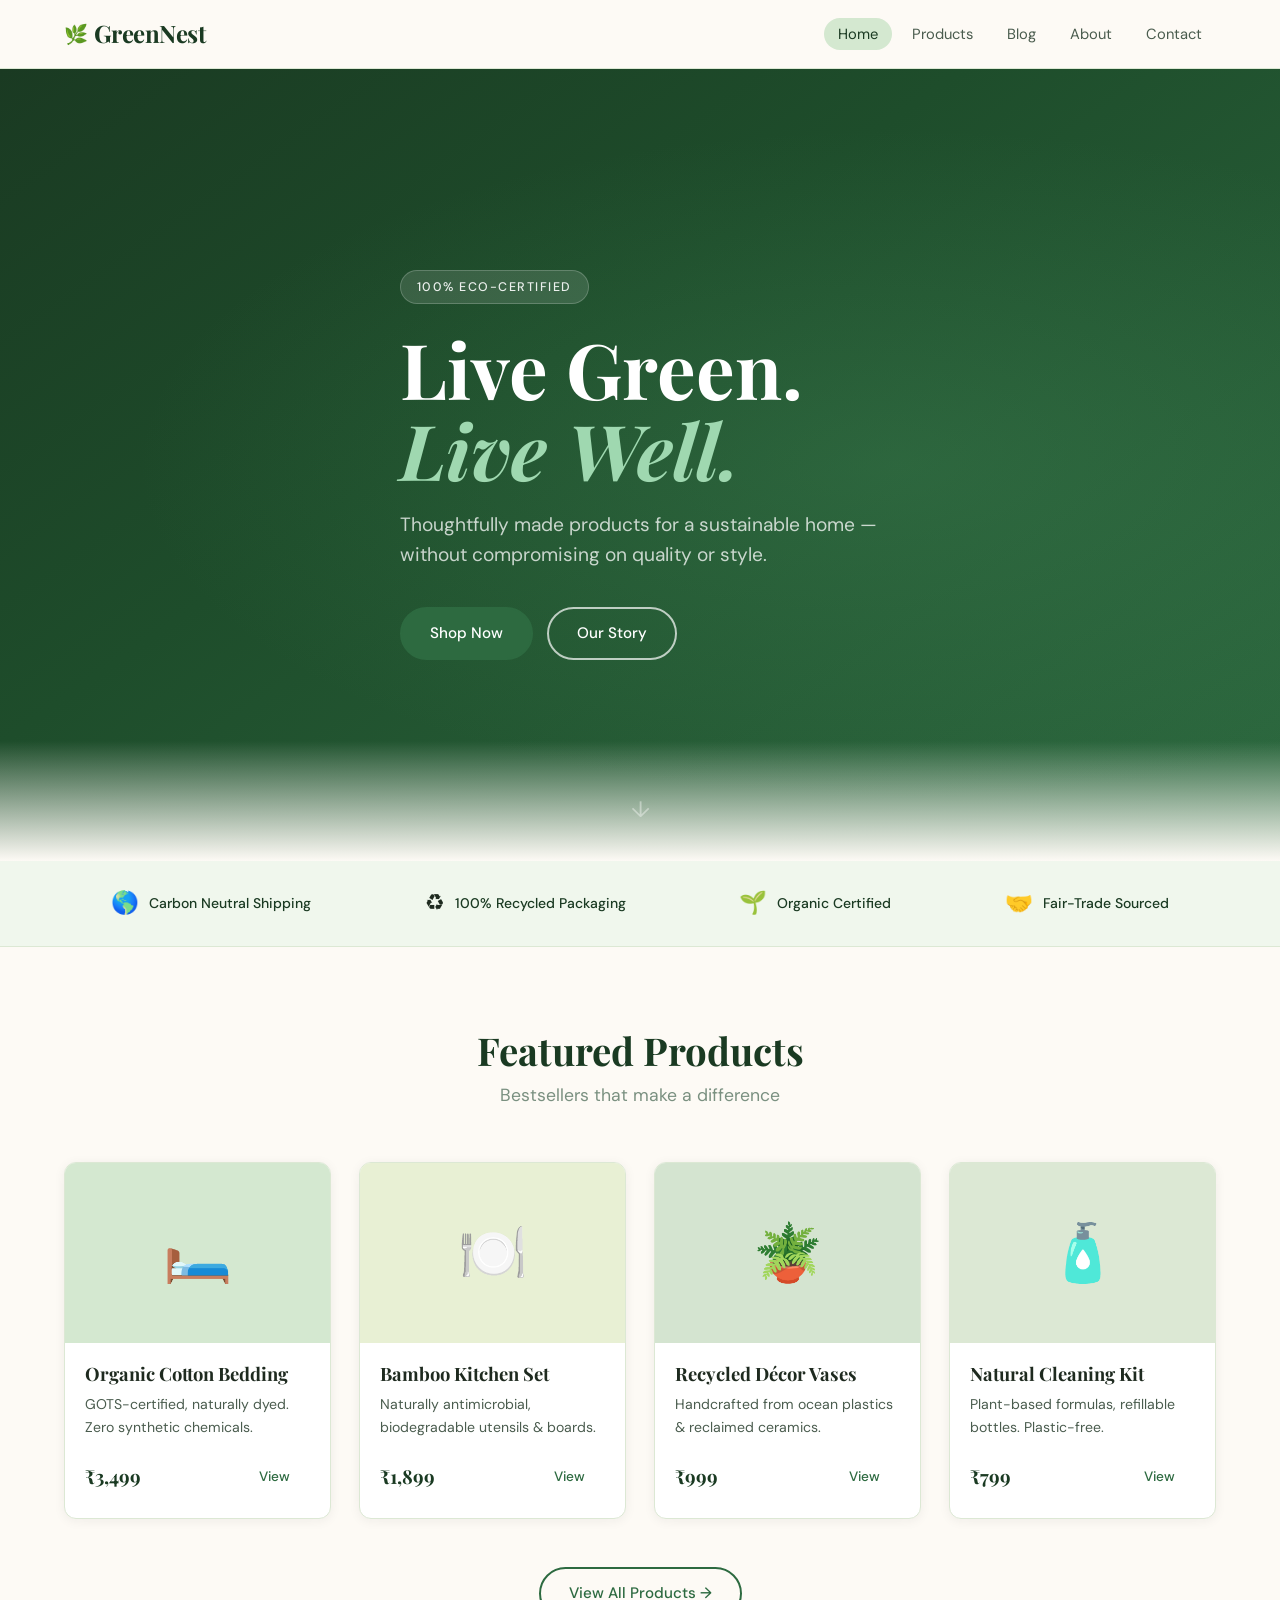
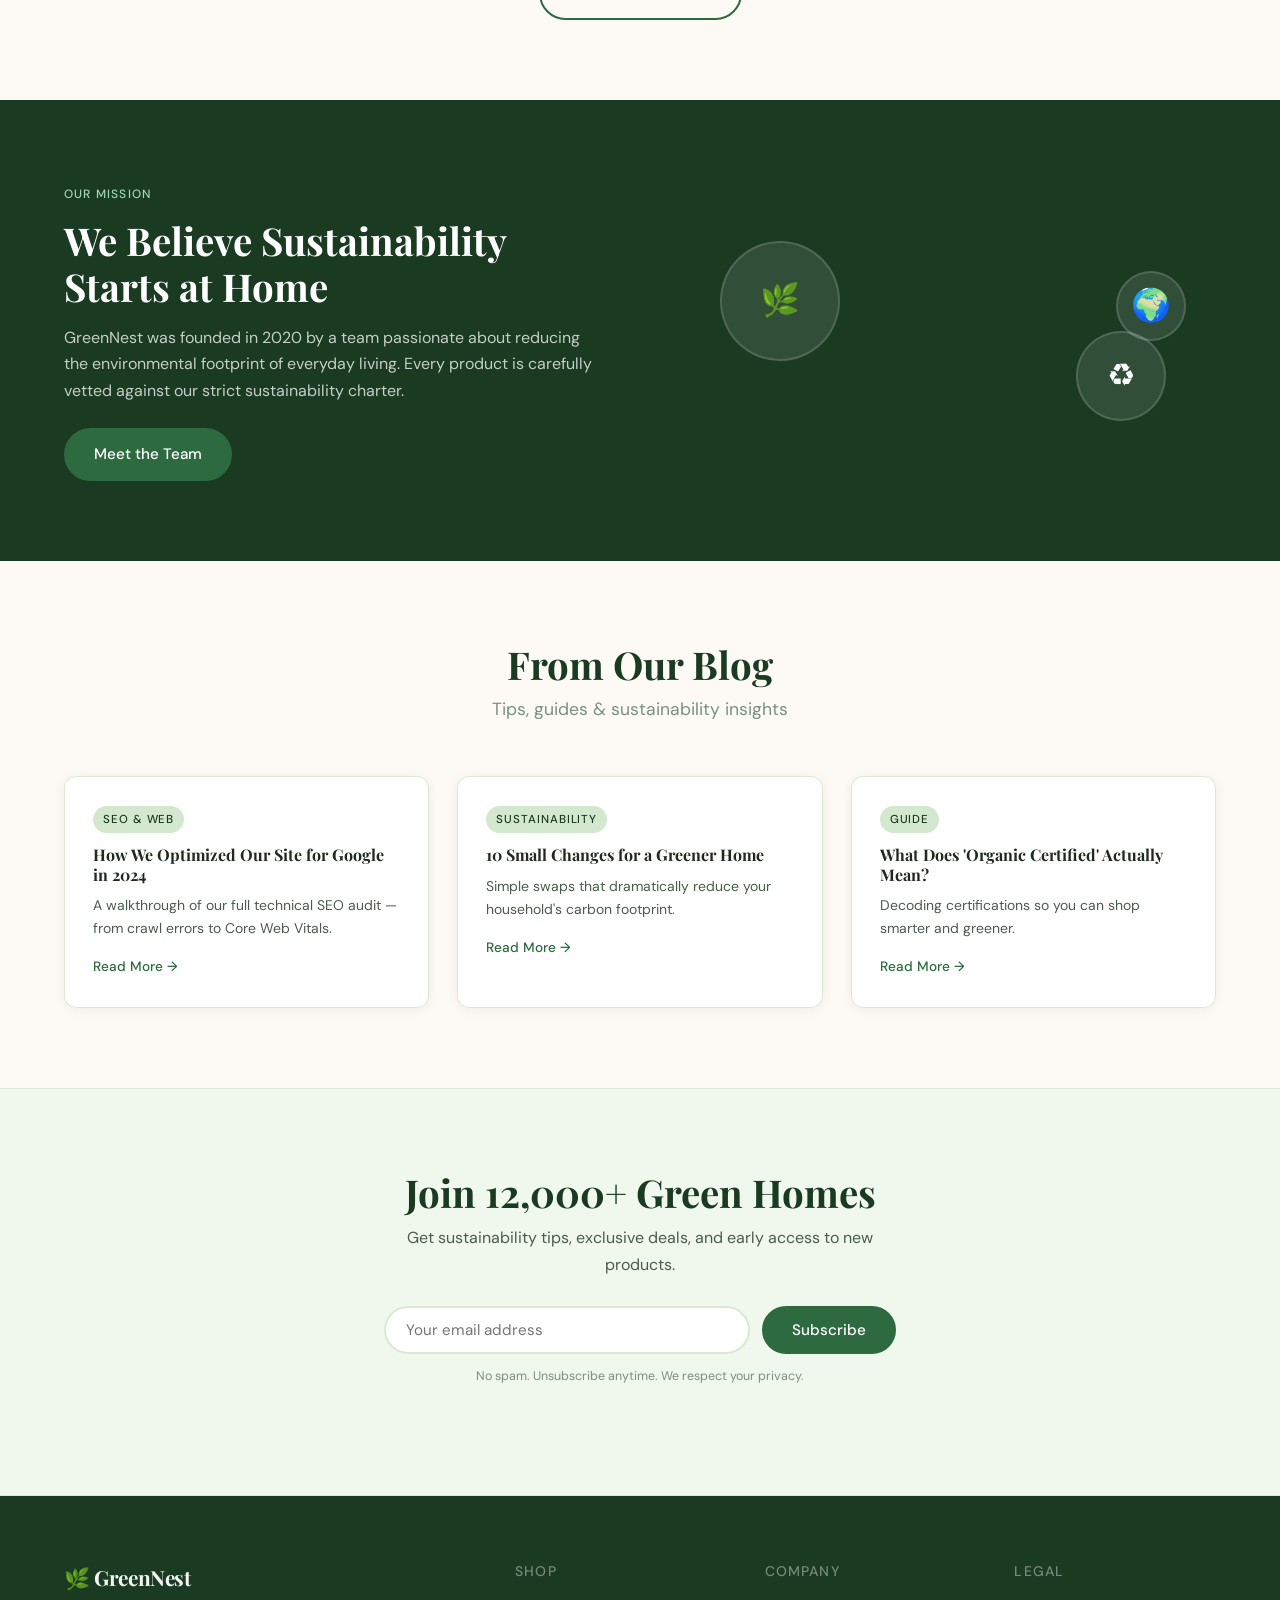
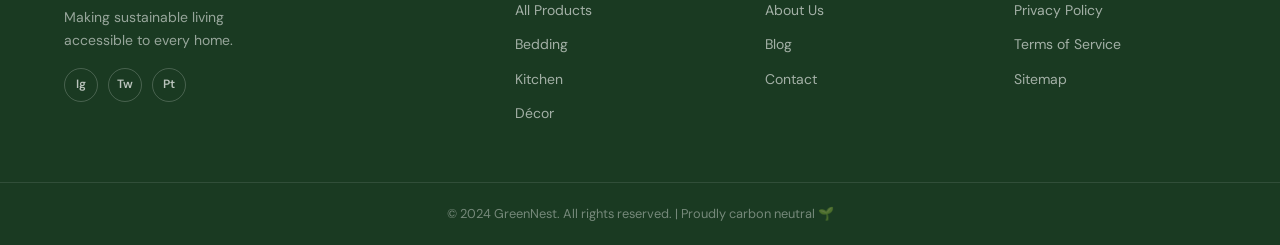
<file: index.html>
<!DOCTYPE html>
<html lang="en">
<head>
  <meta charset="UTF-8" />
  <meta name="viewport" content="width=device-width, initial-scale=1.0" />
  <!-- SEO META TAGS - PART A & C PLACEHOLDER -->
  <title>GreenNest | Sustainable Home & Living Products</title>
  <meta name="description" content="GreenNest offers eco-friendly, sustainable home products. Shop organic bedding, bamboo kitchenware, and recycled décor — living green made simple." />
  <meta name="keywords" content="sustainable home products, eco-friendly living, organic bedding, bamboo kitchenware, green home decor" />
  <meta name="robots" content="index, follow" />
  <link rel="canonical" href="https://rad-nougat-b30b2d.netlify.app/" />

  <!-- Open Graph -->
  <meta property="og:title" content="GreenNest | Sustainable Home & Living" />
  <meta property="og:description" content="Eco-friendly products for a greener home. Shop sustainable bedding, kitchenware, and décor." />
  <meta property="og:type" content="website" />
  <meta property="og:url" content="https://rad-nougat-b30b2d.netlify.app/" />
  <meta property="og:image" content="https://rad-nougat-b30b2d.netlify.app/assets/og-home.jpg" />

  <!-- Schema.org Structured Data -->
  <script type="application/ld+json">
  {
    "@context": "https://schema.org",
    "@type": "Organization",
    "name": "GreenNest",
    "url": "https://rad-nougat-b30b2d.netlify.app",
    "logo": "https://rad-nougat-b30b2d.netlify.app/assets/logo.png",
    "description": "Sustainable and eco-friendly home & living products.",
    "sameAs": ["https://twitter.com/greennest","https://instagram.com/greennest"]
  }
  </script>

  <!-- Google Fonts -->
  <link rel="preconnect" href="https://fonts.googleapis.com">
  <link href="https://fonts.googleapis.com/css2?family=Playfair+Display:wght@500;700&family=DM+Sans:wght@300;400;500&display=swap" rel="stylesheet">

  <link rel="stylesheet" href="style.css" />
  <!-- Google tag (gtag.js) -->
  <script async src="https://www.googletagmanager.com/gtag/js?id=G-ZN4SFN5Y8V"></script>
  <script>
    window.dataLayer = window.dataLayer || [];
    function gtag(){dataLayer.push(arguments);}
    gtag('js', new Date());

    gtag('config', 'G-ZN4SFN5Y8V');
  </script>

    <!-- Microsoft Clarity -->
    <script type="text/javascript">
        (function(c,l,a,r,i,t,y){
            c[a]=c[a]||function(){(c[a].q=c[a].q||[]).push(arguments)};
            t=l.createElement(r);t.async=1;t.src="https://www.clarity.ms/tag/"+i;
            y=l.getElementsByTagName(r)[0];y.parentNode.insertBefore(t,y);
        })(window, document, "clarity", "script", "wehl6d0r37");
    </script>
    <!-- Umami Analytics -->
    <script defer src="https://cloud.umami.is/script.js" data-website-id="e676b65c-5624-4ab4-9185-b92e0712a9df"></script>
</head>
<body>

  <!-- ===================== HEADER / NAV ===================== -->
  <header class="site-header" id="site-header">
    <div class="container header-inner">
      <a href="index.html" class="logo" aria-label="GreenNest Home">
        <span class="logo-leaf">🌿</span> GreenNest
      </a>
      <nav class="main-nav" aria-label="Main navigation">
        <ul>
          <li><a href="index.html" class="active">Home</a></li>
          <li><a href="products.html">Products</a></li>
          <li><a href="blog.html">Blog</a></li>
          <li><a href="about.html">About</a></li>
          <li><a href="contact.html">Contact</a></li>
        </ul>
      </nav>
      <button class="nav-toggle" aria-label="Toggle menu" aria-expanded="false">
        <span></span><span></span><span></span>
      </button>
    </div>
  </header>

  <!-- ===================== HERO ===================== -->
  <section class="hero" aria-label="Hero section">
    <div class="hero-bg"></div>
    <div class="container hero-content">
      <span class="hero-eyebrow">100% Eco-Certified</span>
      <h1>Live Green.<br/><em>Live Well.</em></h1>
      <p class="hero-sub">Thoughtfully made products for a sustainable home — without compromising on quality or style.</p>
      <div class="hero-cta">
        <a href="products.html" class="btn btn-primary">Shop Now</a>
        <a href="about.html" class="btn btn-ghost">Our Story</a>
      </div>
    </div>
    <div class="hero-scroll-hint" aria-hidden="true">↓</div>
  </section>

  <!-- ===================== TRUST BAR ===================== -->
  <section class="trust-bar" aria-label="Trust indicators">
    <div class="container trust-inner">
      <div class="trust-item"><span>🌎</span><p>Carbon Neutral Shipping</p></div>
      <div class="trust-item"><span>♻️</span><p>100% Recycled Packaging</p></div>
      <div class="trust-item"><span>🌱</span><p>Organic Certified</p></div>
      <div class="trust-item"><span>🤝</span><p>Fair-Trade Sourced</p></div>
    </div>
  </section>

  <!-- ===================== FEATURED PRODUCTS ===================== -->
  <section class="section products-preview" aria-labelledby="featured-heading">
    <div class="container">
      <div class="section-header">
        <h2 id="featured-heading">Featured Products</h2>
        <p>Bestsellers that make a difference</p>
      </div>
      <div class="products-grid">
        <article class="product-card">
          <div class="product-img" style="background:#d4e8d0;">
            <span>🛏️</span>
          </div>
          <div class="product-info">
            <h3>Organic Cotton Bedding</h3>
            <p>GOTS-certified, naturally dyed. Zero synthetic chemicals.</p>
            <div class="product-footer">
              <span class="price">₹3,499</span>
              <a href="products.html" class="btn btn-sm">View</a>
            </div>
          </div>
        </article>
        <article class="product-card">
          <div class="product-img" style="background:#e8f0d4;">
            <span>🍽️</span>
          </div>
          <div class="product-info">
            <h3>Bamboo Kitchen Set</h3>
            <p>Naturally antimicrobial, biodegradable utensils & boards.</p>
            <div class="product-footer">
              <span class="price">₹1,899</span>
              <a href="products.html" class="btn btn-sm">View</a>
            </div>
          </div>
        </article>
        <article class="product-card">
          <div class="product-img" style="background:#d4e4d0;">
            <span>🪴</span>
          </div>
          <div class="product-info">
            <h3>Recycled Décor Vases</h3>
            <p>Handcrafted from ocean plastics & reclaimed ceramics.</p>
            <div class="product-footer">
              <span class="price">₹999</span>
              <a href="products.html" class="btn btn-sm">View</a>
            </div>
          </div>
        </article>
        <article class="product-card">
          <div class="product-img" style="background:#dce8d4;">
            <span>🧴</span>
          </div>
          <div class="product-info">
            <h3>Natural Cleaning Kit</h3>
            <p>Plant-based formulas, refillable bottles. Plastic-free.</p>
            <div class="product-footer">
              <span class="price">₹799</span>
              <a href="products.html" class="btn btn-sm">View</a>
            </div>
          </div>
        </article>
      </div>
      <div class="center-link">
        <a href="products.html" class="btn btn-outline">View All Products →</a>
      </div>
    </div>
  </section>

  <!-- ===================== ABOUT STRIP ===================== -->
  <section class="about-strip section" aria-labelledby="about-strip-heading">
    <div class="container about-strip-inner">
      <div class="about-strip-text">
        <span class="eyebrow-tag">Our Mission</span>
        <h2 id="about-strip-heading">We Believe Sustainability Starts at Home</h2>
        <p>GreenNest was founded in 2020 by a team passionate about reducing the environmental footprint of everyday living. Every product is carefully vetted against our strict sustainability charter.</p>
        <a href="about.html" class="btn btn-primary">Meet the Team</a>
      </div>
      <div class="about-strip-visual" aria-hidden="true">
        <div class="about-circle circle-1">🌿</div>
        <div class="about-circle circle-2">♻️</div>
        <div class="about-circle circle-3">🌍</div>
      </div>
    </div>
  </section>

  <!-- ===================== BLOG PREVIEW ===================== -->
  <section class="section blog-preview" aria-labelledby="blog-heading">
    <div class="container">
      <div class="section-header">
        <h2 id="blog-heading">From Our Blog</h2>
        <p>Tips, guides & sustainability insights</p>
      </div>
      <div class="blog-grid">
        <article class="blog-card">
          <div class="blog-tag">SEO & Web</div>
          <h3><a href="blog.html">How We Optimized Our Site for Google in 2024</a></h3>
          <p>A walkthrough of our full technical SEO audit — from crawl errors to Core Web Vitals.</p>
          <a href="blog.html" class="read-more">Read More →</a>
        </article>
        <article class="blog-card">
          <div class="blog-tag">Sustainability</div>
          <h3><a href="blog.html">10 Small Changes for a Greener Home</a></h3>
          <p>Simple swaps that dramatically reduce your household's carbon footprint.</p>
          <a href="blog.html" class="read-more">Read More →</a>
        </article>
        <article class="blog-card">
          <div class="blog-tag">Guide</div>
          <h3><a href="organic-certified.html">What Does 'Organic Certified' Actually Mean?</a></h3>
          <p>Decoding certifications so you can shop smarter and greener.</p>
          <a href="organic-certified.html" class="read-more">Read More →</a>
        </article>
      </div>
    </div>
  </section>

  <!-- ===================== NEWSLETTER / CTA ===================== -->
  <section class="newsletter-section section" aria-labelledby="newsletter-heading">
    <div class="container newsletter-inner">
      <h2 id="newsletter-heading">Join 12,000+ Green Homes</h2>
      <p>Get sustainability tips, exclusive deals, and early access to new products.</p>
      <form class="newsletter-form" action="#" method="post" aria-label="Newsletter signup">
        <label for="email-input" class="sr-only">Email address</label>
        <input type="email" id="email-input" name="email" placeholder="Your email address" required autocomplete="email" />
        <button type="submit" class="btn btn-primary">Subscribe</button>
      </form>
      <p class="form-note">No spam. Unsubscribe anytime. We respect your privacy.</p>
    </div>
  </section>

  <!-- ===================== FOOTER ===================== -->
  <footer class="site-footer" role="contentinfo">
    <div class="container footer-grid">
      <div class="footer-brand">
        <span class="logo">🌿 GreenNest</span>
        <p>Making sustainable living accessible to every home.</p>
        <div class="social-links" aria-label="Social media links">
          <a href="#" aria-label="Instagram">Ig</a>
          <a href="#" aria-label="Twitter">Tw</a>
          <a href="#" aria-label="Pinterest">Pt</a>
        </div>
      </div>
      <nav aria-label="Shop navigation">
        <h4>Shop</h4>
        <ul>
          <li><a href="products.html">All Products</a></li>
          <li><a href="products.html#bedding">Bedding</a></li>
          <li><a href="products.html#kitchen">Kitchen</a></li>
          <li><a href="products.html#decor">Décor</a></li>
        </ul>
      </nav>
      <nav aria-label="Company navigation">
        <h4>Company</h4>
        <ul>
          <li><a href="about.html">About Us</a></li>
          <li><a href="blog.html">Blog</a></li>
          <li><a href="contact.html">Contact</a></li>
        </ul>
      </nav>
      <nav aria-label="Legal navigation">
        <h4>Legal</h4>
        <ul>
          <li><a href="#">Privacy Policy</a></li>
          <li><a href="#">Terms of Service</a></li>
          <li><a href="sitemap.xml">Sitemap</a></li>
        </ul>
      </nav>
    </div>
    <div class="footer-bottom">
      <p>© 2024 GreenNest. All rights reserved. | Proudly carbon neutral 🌱</p>
    </div>
  </footer>

  <script src="main.js"></script>
</body>
</html>
</file>
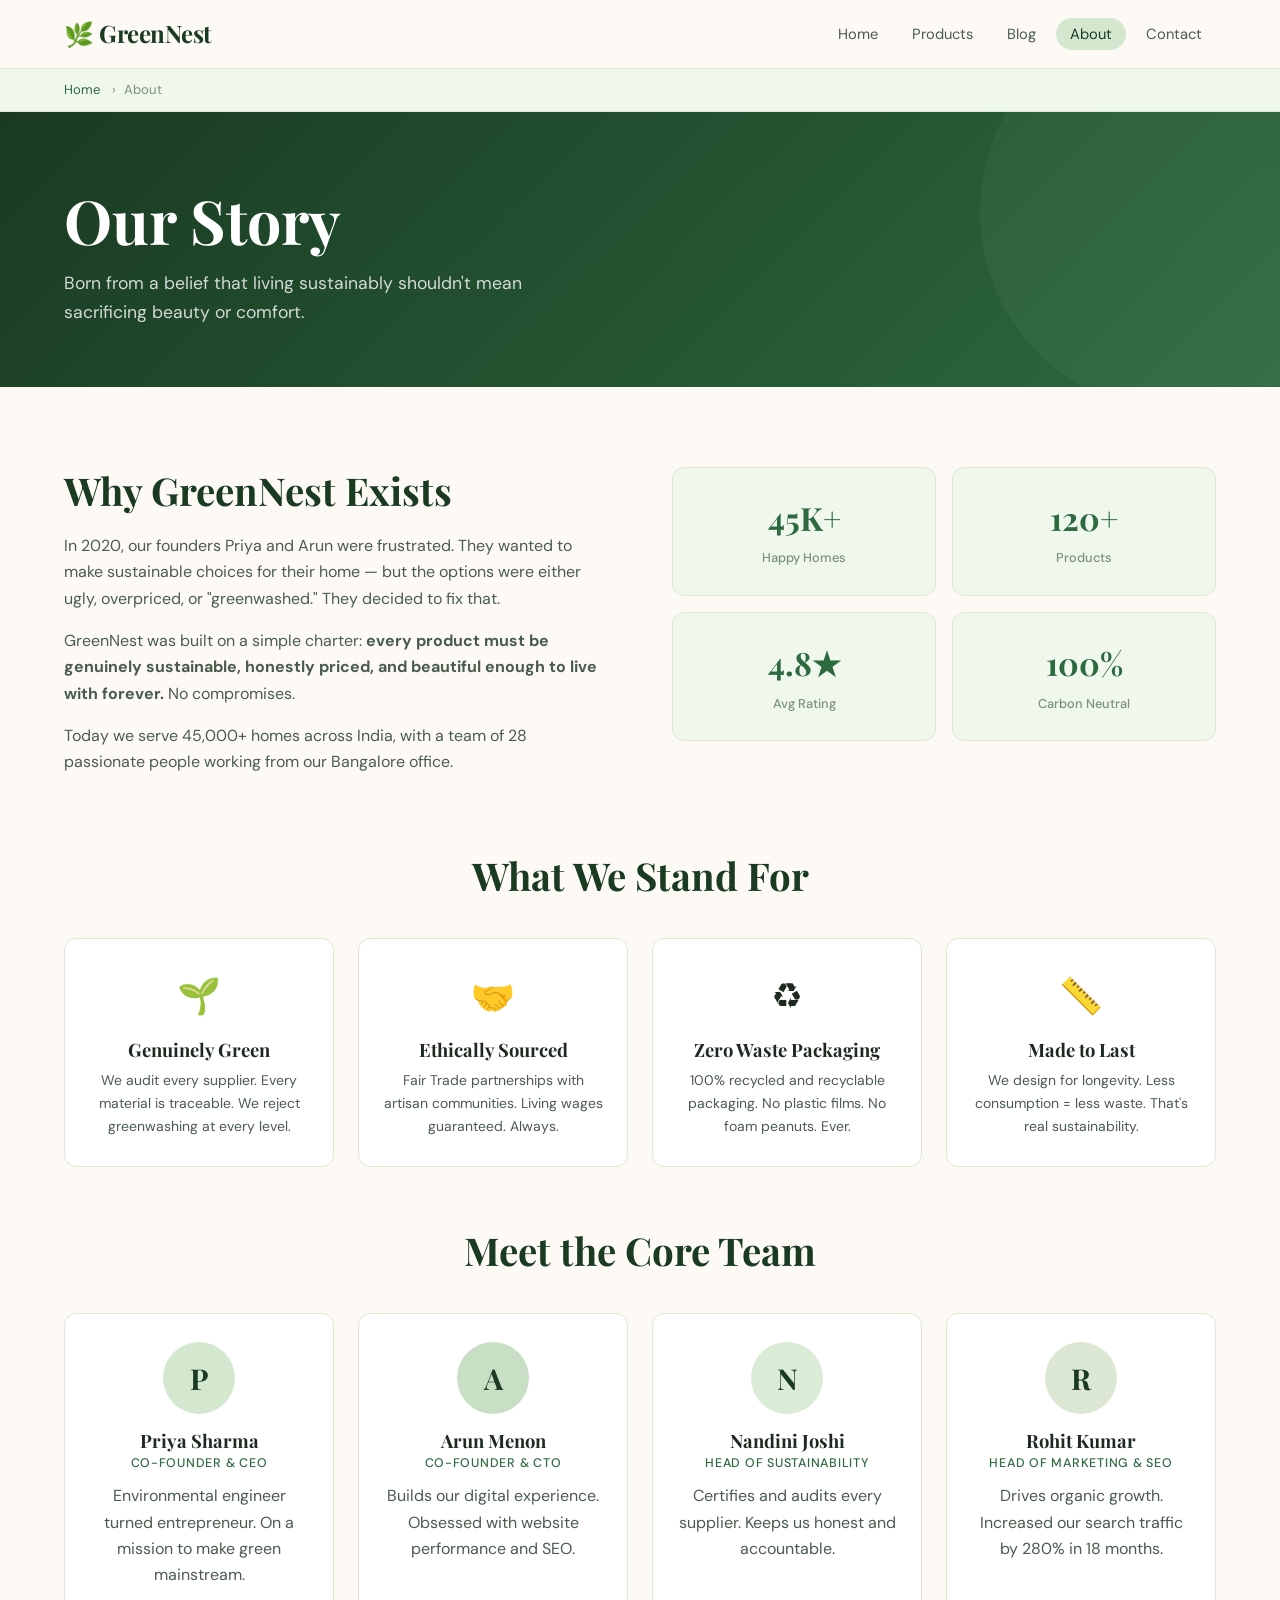
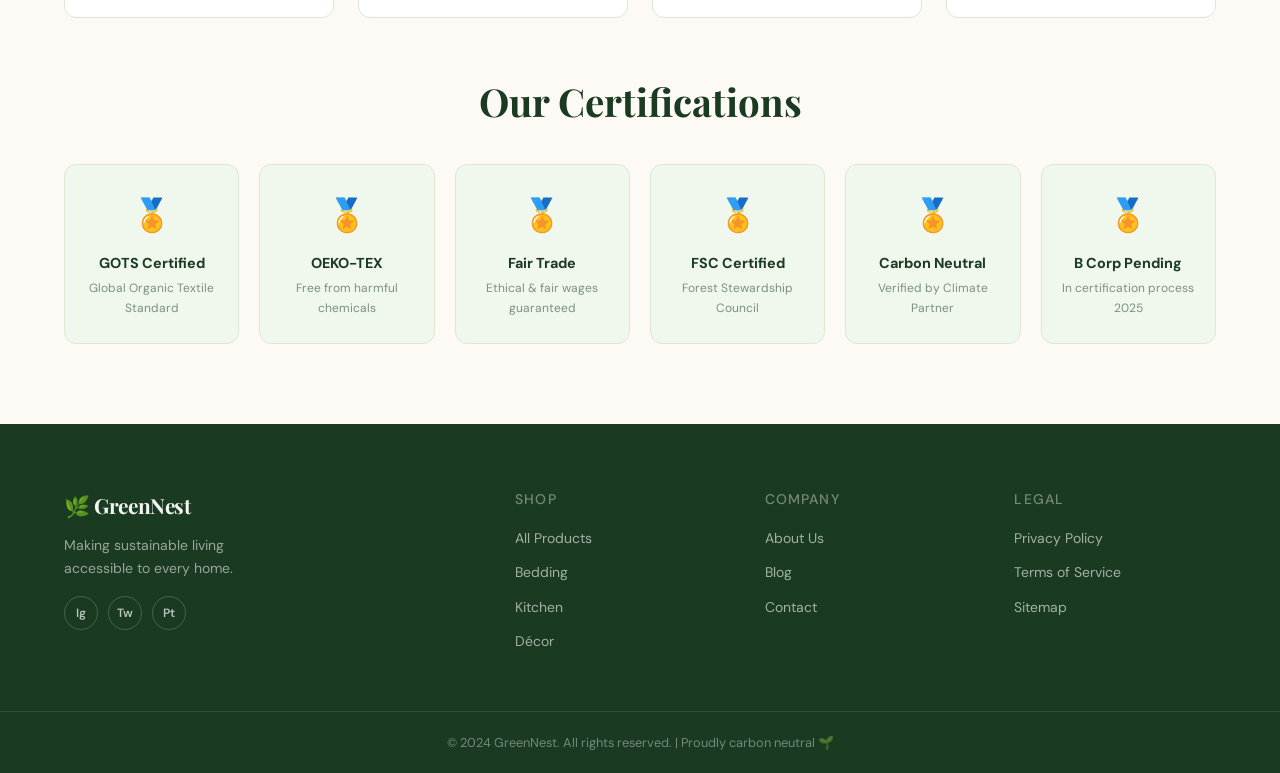
<file: about.html>
<!DOCTYPE html>
<html lang="en">
<head>
  <meta charset="UTF-8" />
  <meta name="viewport" content="width=device-width, initial-scale=1.0" />
  <title>About GreenNest | Our Story & Mission</title>
  <meta name="description" content="Learn about GreenNest — our founding story, sustainability mission, certifications, and the passionate team behind eco-friendly home products." />
  <meta name="keywords" content="about GreenNest, sustainable brand, eco-friendly company, green mission, organic home brand India" />
  <meta name="robots" content="index, follow" />
  <link rel="canonical" href="https://rad-nougat-b30b2d.netlify.app/about.html" />
  <!-- Open Graph -->
  <meta property="og:title" content="About GreenNest | Our Story & Mission" />
  <meta property="og:description" content="Learn about GreenNest — our founding story, sustainability mission, certifications, and the passionate team behind eco-friendly home products." />
  <meta property="og:type" content="website" />
  <meta property="og:url" content="https://rad-nougat-b30b2d.netlify.app/about.html" />
  <meta property="og:image" content="https://rad-nougat-b30b2d.netlify.app/assets/og-about.jpg" />
  <script type="application/ld+json">
  {
    "@context": "https://schema.org",
    "@type": "AboutPage",
    "name": "About GreenNest",
    "url": "https://rad-nougat-b30b2d.netlify.app/about.html",
    "description": "Our story, mission and sustainability charter."
  }
  </script>
  <link rel="preconnect" href="https://fonts.googleapis.com">
  <link href="https://fonts.googleapis.com/css2?family=Playfair+Display:wght@500;700&family=DM+Sans:wght@300;400;500&display=swap" rel="stylesheet">
  <link rel="stylesheet" href="style.css" />
  <!-- Google tag (gtag.js) -->
  <script async src="https://www.googletagmanager.com/gtag/js?id=G-ZN4SFN5Y8V"></script>
  <script>
    window.dataLayer = window.dataLayer || [];
    function gtag(){dataLayer.push(arguments);}
    gtag('js', new Date());

    gtag('config', 'G-ZN4SFN5Y8V');
  </script>

    <!-- Microsoft Clarity -->
    <script type="text/javascript">
        (function(c,l,a,r,i,t,y){
            c[a]=c[a]||function(){(c[a].q=c[a].q||[]).push(arguments)};
            t=l.createElement(r);t.async=1;t.src="https://www.clarity.ms/tag/"+i;
            y=l.getElementsByTagName(r)[0];y.parentNode.insertBefore(t,y);
        })(window, document, "clarity", "script", "wehl6d0r37");
    </script>
    <!-- Umami Analytics -->
    <script defer src="https://cloud.umami.is/script.js" data-website-id="e676b65c-5624-4ab4-9185-b92e0712a9df"></script>
</head>
<body>

  <header class="site-header" id="site-header">
    <div class="container header-inner">
      <a href="index.html" class="logo">🌿 GreenNest</a>
      <nav class="main-nav" aria-label="Main navigation">
        <ul>
          <li><a href="index.html">Home</a></li>
          <li><a href="products.html">Products</a></li>
          <li><a href="blog.html">Blog</a></li>
          <li><a href="about.html" class="active">About</a></li>
          <li><a href="contact.html">Contact</a></li>
        </ul>
      </nav>
      <button class="nav-toggle" aria-label="Toggle menu" aria-expanded="false">
        <span></span><span></span><span></span>
      </button>
    </div>
  </header>

  <nav class="breadcrumb" aria-label="Breadcrumb">
    <div class="container">
      <ol itemscope itemtype="https://schema.org/BreadcrumbList">
        <li itemprop="itemListElement" itemscope itemtype="https://schema.org/ListItem">
          <a href="index.html" itemprop="item"><span itemprop="name">Home</span></a>
          <meta itemprop="position" content="1" />
        </li>
        <li itemprop="itemListElement" itemscope itemtype="https://schema.org/ListItem">
          <span itemprop="name">About</span>
          <meta itemprop="position" content="2" />
        </li>
      </ol>
    </div>
  </nav>

  <section class="page-hero about-hero">
    <div class="container">
      <h1>Our Story</h1>
      <p>Born from a belief that living sustainably shouldn't mean sacrificing beauty or comfort.</p>
    </div>
  </section>

  <main class="section" id="main-content">
    <div class="container">

      <!-- Mission Section -->
      <section class="about-mission" aria-labelledby="mission-heading">
        <div class="about-2col">
          <div>
            <h2 id="mission-heading">Why GreenNest Exists</h2>
            <p>In 2020, our founders Priya and Arun were frustrated. They wanted to make sustainable choices for their home — but the options were either ugly, overpriced, or "greenwashed." They decided to fix that.</p>
            <p>GreenNest was built on a simple charter: <strong>every product must be genuinely sustainable, honestly priced, and beautiful enough to live with forever.</strong> No compromises.</p>
            <p>Today we serve 45,000+ homes across India, with a team of 28 passionate people working from our Bangalore office.</p>
          </div>
          <div class="about-stats">
            <div class="stat-card"><span class="stat-num">45K+</span><span class="stat-label">Happy Homes</span></div>
            <div class="stat-card"><span class="stat-num">120+</span><span class="stat-label">Products</span></div>
            <div class="stat-card"><span class="stat-num">4.8★</span><span class="stat-label">Avg Rating</span></div>
            <div class="stat-card"><span class="stat-num">100%</span><span class="stat-label">Carbon Neutral</span></div>
          </div>
        </div>
      </section>

      <!-- Values -->
      <section class="about-values section-inner" aria-labelledby="values-heading">
        <h2 id="values-heading" class="center-text">What We Stand For</h2>
        <div class="values-grid">
          <div class="value-card">
            <div class="value-icon">🌱</div>
            <h3>Genuinely Green</h3>
            <p>We audit every supplier. Every material is traceable. We reject greenwashing at every level.</p>
          </div>
          <div class="value-card">
            <div class="value-icon">🤝</div>
            <h3>Ethically Sourced</h3>
            <p>Fair Trade partnerships with artisan communities. Living wages guaranteed. Always.</p>
          </div>
          <div class="value-card">
            <div class="value-icon">♻️</div>
            <h3>Zero Waste Packaging</h3>
            <p>100% recycled and recyclable packaging. No plastic films. No foam peanuts. Ever.</p>
          </div>
          <div class="value-card">
            <div class="value-icon">📏</div>
            <h3>Made to Last</h3>
            <p>We design for longevity. Less consumption = less waste. That's real sustainability.</p>
          </div>
        </div>
      </section>

      <!-- Team -->
      <section class="about-team section-inner" aria-labelledby="team-heading">
        <h2 id="team-heading" class="center-text">Meet the Core Team</h2>
        <div class="team-grid">
          <div class="team-card" itemscope itemtype="https://schema.org/Person">
            <div class="team-avatar" style="background:#d4e8d0;">P</div>
            <h3 itemprop="name">Priya Sharma</h3>
            <p class="team-role" itemprop="jobTitle">Co-founder & CEO</p>
            <p>Environmental engineer turned entrepreneur. On a mission to make green mainstream.</p>
          </div>
          <div class="team-card" itemscope itemtype="https://schema.org/Person">
            <div class="team-avatar" style="background:#c9dfc5;">A</div>
            <h3 itemprop="name">Arun Menon</h3>
            <p class="team-role" itemprop="jobTitle">Co-founder & CTO</p>
            <p>Builds our digital experience. Obsessed with website performance and SEO.</p>
          </div>
          <div class="team-card" itemscope itemtype="https://schema.org/Person">
            <div class="team-avatar" style="background:#daebd6;">N</div>
            <h3 itemprop="name">Nandini Joshi</h3>
            <p class="team-role" itemprop="jobTitle">Head of Sustainability</p>
            <p>Certifies and audits every supplier. Keeps us honest and accountable.</p>
          </div>
          <div class="team-card" itemscope itemtype="https://schema.org/Person">
            <div class="team-avatar" style="background:#dce8d4;">R</div>
            <h3 itemprop="name">Rohit Kumar</h3>
            <p class="team-role" itemprop="jobTitle">Head of Marketing & SEO</p>
            <p>Drives organic growth. Increased our search traffic by 280% in 18 months.</p>
          </div>
        </div>
      </section>

      <!-- Certifications -->
      <section class="certifications section-inner" aria-labelledby="certs-heading">
        <h2 id="certs-heading" class="center-text">Our Certifications</h2>
        <div class="certs-grid">
          <div class="cert-badge"><span>🏅</span><strong>GOTS Certified</strong><p>Global Organic Textile Standard</p></div>
          <div class="cert-badge"><span>🏅</span><strong>OEKO-TEX</strong><p>Free from harmful chemicals</p></div>
          <div class="cert-badge"><span>🏅</span><strong>Fair Trade</strong><p>Ethical & fair wages guaranteed</p></div>
          <div class="cert-badge"><span>🏅</span><strong>FSC Certified</strong><p>Forest Stewardship Council</p></div>
          <div class="cert-badge"><span>🏅</span><strong>Carbon Neutral</strong><p>Verified by Climate Partner</p></div>
          <div class="cert-badge"><span>🏅</span><strong>B Corp Pending</strong><p>In certification process 2025</p></div>
        </div>
      </section>

    </div>
  </main>

  <footer class="site-footer" role="contentinfo">
    <div class="container footer-grid">
      <div class="footer-brand">
        <span class="logo">🌿 GreenNest</span>
        <p>Making sustainable living accessible to every home.</p>
        <div class="social-links">
          <a href="#" aria-label="Instagram">Ig</a>
          <a href="#" aria-label="Twitter">Tw</a>
          <a href="#" aria-label="Pinterest">Pt</a>
        </div>
      </div>
      <nav aria-label="Shop navigation">
        <h4>Shop</h4>
        <ul>
          <li><a href="products.html">All Products</a></li>
          <li><a href="products.html#bedding">Bedding</a></li>
          <li><a href="products.html#kitchen">Kitchen</a></li>
          <li><a href="products.html#decor">Décor</a></li>
        </ul>
      </nav>
      <nav aria-label="Company navigation">
        <h4>Company</h4>
        <ul>
          <li><a href="about.html">About Us</a></li>
          <li><a href="blog.html">Blog</a></li>
          <li><a href="contact.html">Contact</a></li>
        </ul>
      </nav>
      <nav aria-label="Legal navigation">
        <h4>Legal</h4>
        <ul>
          <li><a href="#">Privacy Policy</a></li>
          <li><a href="#">Terms of Service</a></li>
          <li><a href="sitemap.xml">Sitemap</a></li>
        </ul>
      </nav>
    </div>
    <div class="footer-bottom">
      <p>© 2024 GreenNest. All rights reserved. | Proudly carbon neutral 🌱</p>
    </div>
  </footer>

  <script src="main.js"></script>
</body>
</html>
</file>
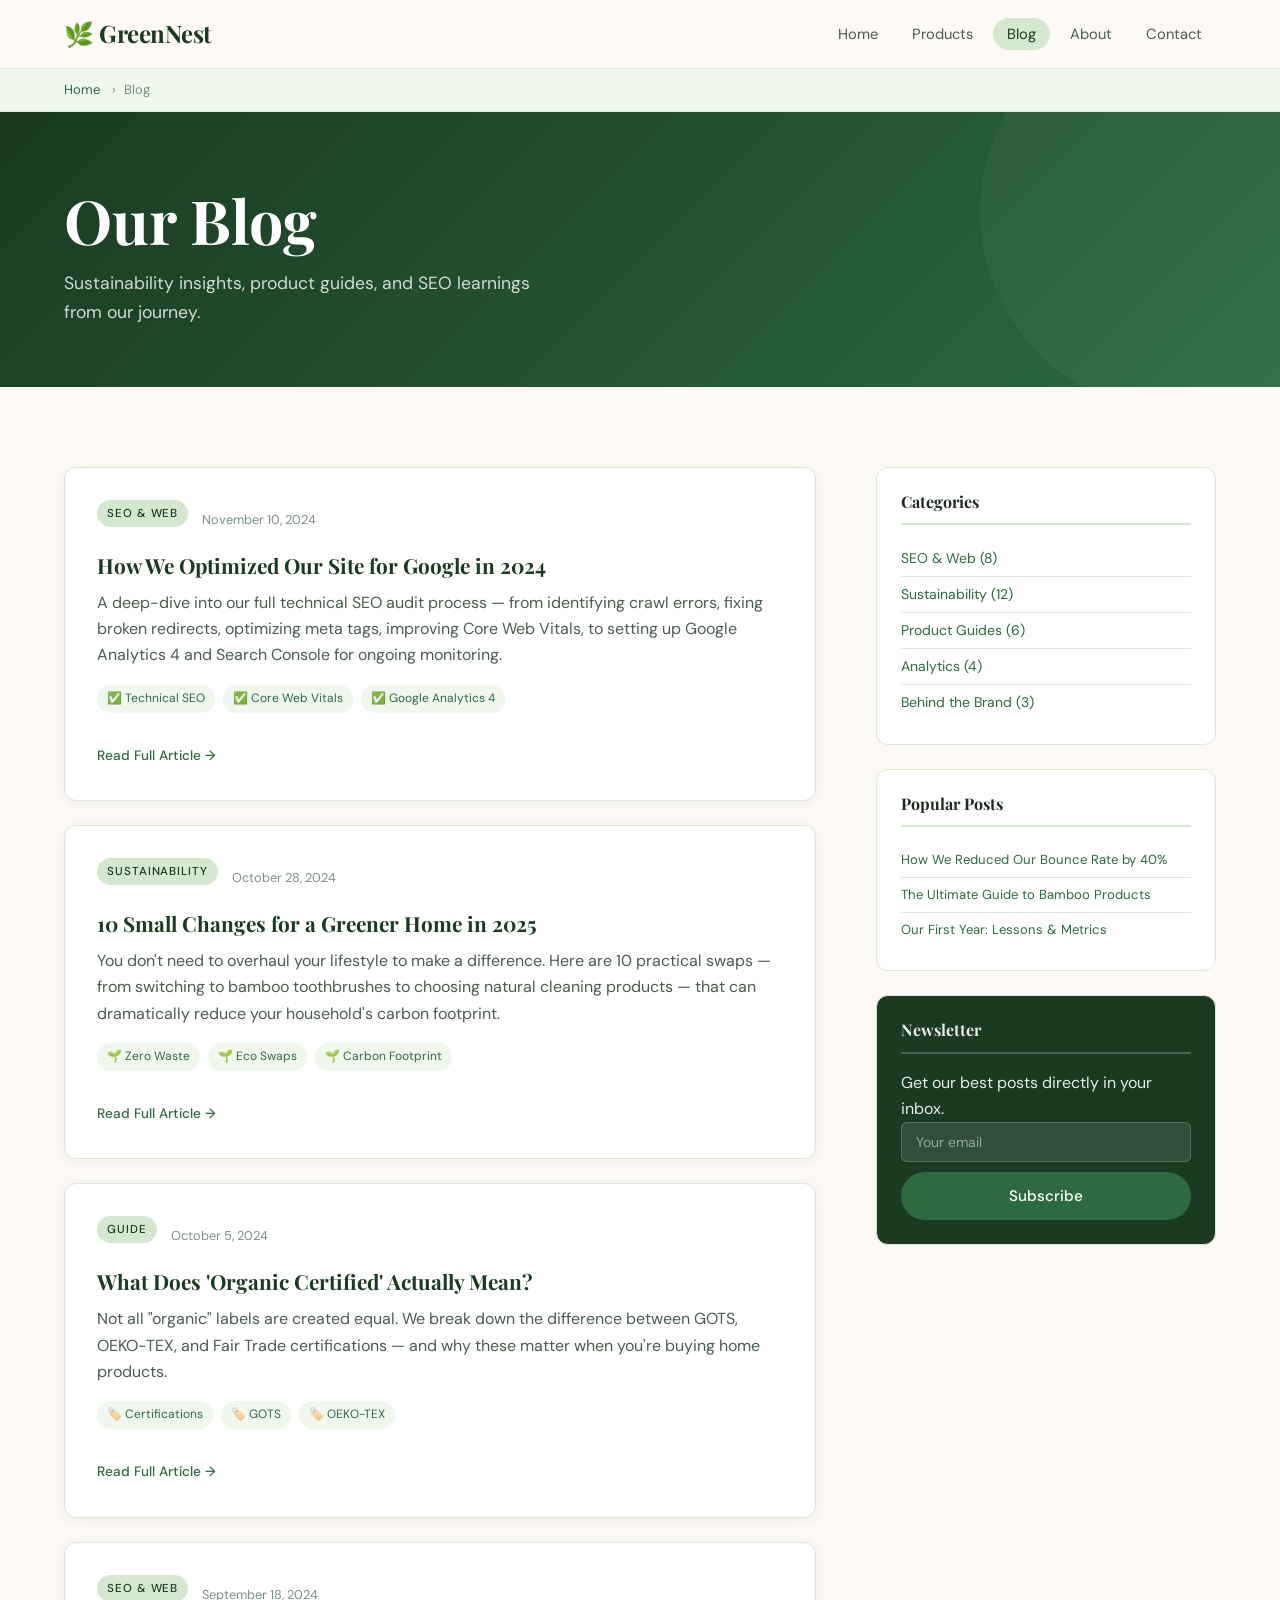
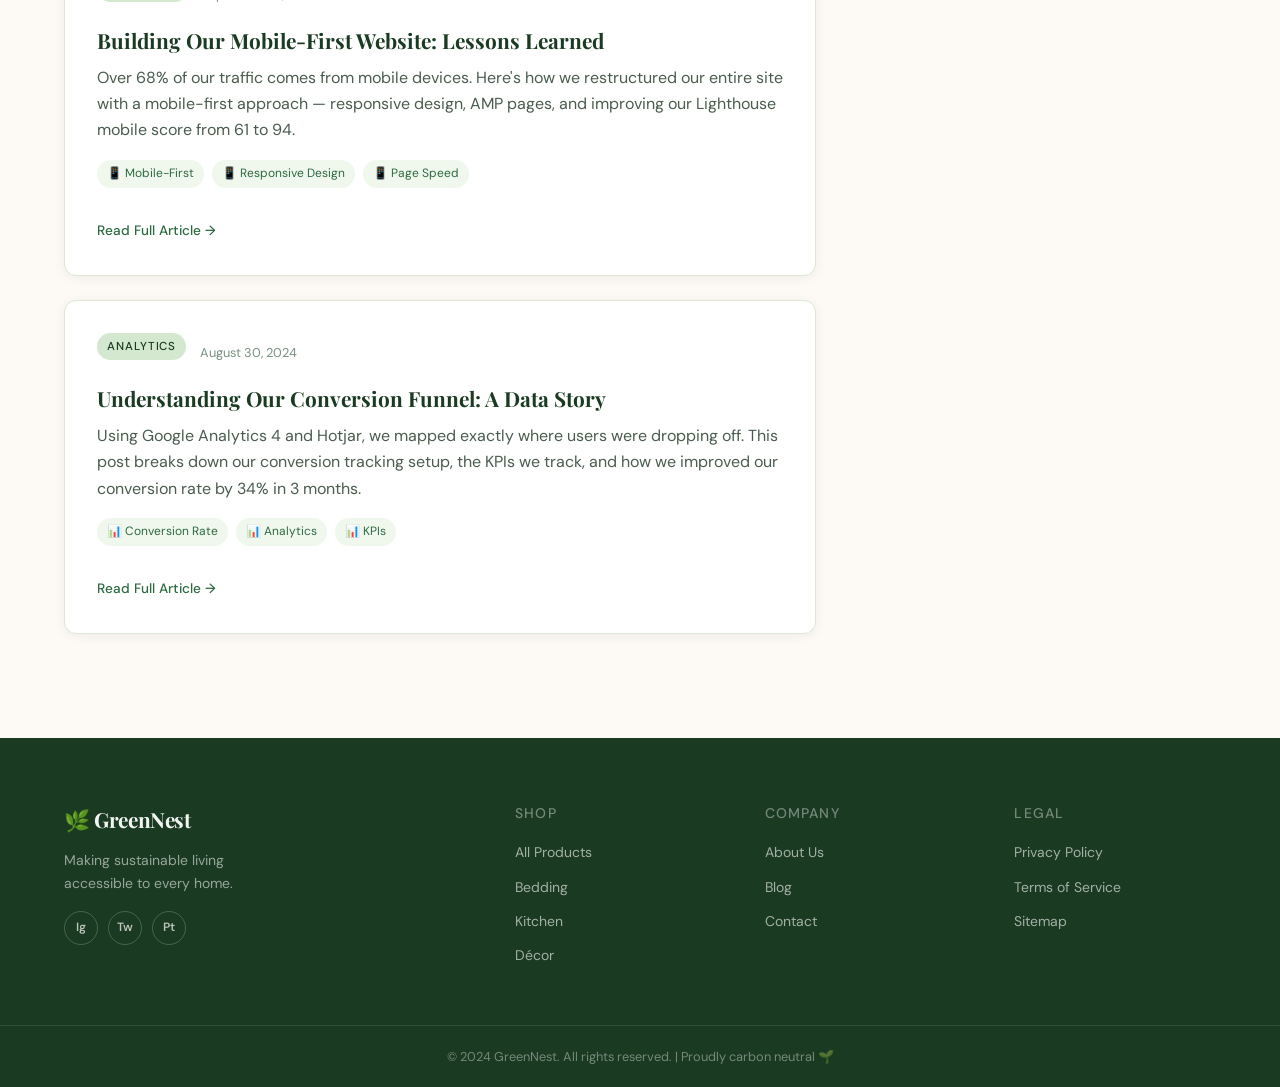
<file: blog.html>
<!DOCTYPE html>
<html lang="en">
<head>
  <meta charset="UTF-8" />
  <meta name="viewport" content="width=device-width, initial-scale=1.0" />
  <title>Blog - Sustainability & SEO Tips | GreenNest</title>
  <meta name="description" content="GreenNest blog — read expert guides on sustainable living, eco-friendly home tips, and how we optimize our website for search engines." />
  <meta name="keywords" content="sustainable living blog, eco home tips, green living guide, SEO for ecommerce" />
  <meta name="robots" content="index, follow" />
  <link rel="canonical" href="https://rad-nougat-b30b2d.netlify.app/blog.html" />
  <!-- Open Graph -->
  <meta property="og:title" content="GreenNest Blog | Sustainability Tips & Guides" />
  <meta property="og:description" content="Read our latest articles on zero-waste living, organic certifications, and sustainable home tips." />
  <meta property="og:type" content="website" />
  <meta property="og:url" content="https://rad-nougat-b30b2d.netlify.app/blog.html" />
  <meta property="og:image" content="https://rad-nougat-b30b2d.netlify.app/assets/og-blog.jpg" />
  <script type="application/ld+json">
  {
    "@context": "https://schema.org",
    "@type": "Blog",
    "name": "GreenNest Blog",
    "url": "https://rad-nougat-b30b2d.netlify.app/blog.html",
    "description": "Guides on sustainable living and SEO"
  }
  </script>
  <link rel="preconnect" href="https://fonts.googleapis.com">
  <link href="https://fonts.googleapis.com/css2?family=Playfair+Display:wght@500;700&family=DM+Sans:wght@300;400;500&display=swap" rel="stylesheet">
  <link rel="stylesheet" href="style.css" />
  <!-- Google tag (gtag.js) -->
  <script async src="https://www.googletagmanager.com/gtag/js?id=G-ZN4SFN5Y8V"></script>
  <script>
    window.dataLayer = window.dataLayer || [];
    function gtag(){dataLayer.push(arguments);}
    gtag('js', new Date());

    gtag('config', 'G-ZN4SFN5Y8V');
  </script>

    <!-- Microsoft Clarity -->
    <script type="text/javascript">
        (function(c,l,a,r,i,t,y){
            c[a]=c[a]||function(){(c[a].q=c[a].q||[]).push(arguments)};
            t=l.createElement(r);t.async=1;t.src="https://www.clarity.ms/tag/"+i;
            y=l.getElementsByTagName(r)[0];y.parentNode.insertBefore(t,y);
        })(window, document, "clarity", "script", "wehl6d0r37");
    </script>
    <!-- Umami Analytics -->
    <script defer src="https://cloud.umami.is/script.js" data-website-id="e676b65c-5624-4ab4-9185-b92e0712a9df"></script>
</head>
<body>

  <header class="site-header" id="site-header">
    <div class="container header-inner">
      <a href="index.html" class="logo">🌿 GreenNest</a>
      <nav class="main-nav" aria-label="Main navigation">
        <ul>
          <li><a href="index.html">Home</a></li>
          <li><a href="products.html">Products</a></li>
          <li><a href="blog.html" class="active">Blog</a></li>
          <li><a href="about.html">About</a></li>
          <li><a href="contact.html">Contact</a></li>
        </ul>
      </nav>
      <button class="nav-toggle" aria-label="Toggle menu" aria-expanded="false">
        <span></span><span></span><span></span>
      </button>
    </div>
  </header>

  <nav class="breadcrumb" aria-label="Breadcrumb">
    <div class="container">
      <ol itemscope itemtype="https://schema.org/BreadcrumbList">
        <li itemprop="itemListElement" itemscope itemtype="https://schema.org/ListItem">
          <a href="index.html" itemprop="item"><span itemprop="name">Home</span></a>
          <meta itemprop="position" content="1" />
        </li>
        <li itemprop="itemListElement" itemscope itemtype="https://schema.org/ListItem">
          <span itemprop="name">Blog</span>
          <meta itemprop="position" content="2" />
        </li>
      </ol>
    </div>
  </nav>

  <section class="page-hero">
    <div class="container">
      <h1>Our Blog</h1>
      <p>Sustainability insights, product guides, and SEO learnings from our journey.</p>
    </div>
  </section>

  <main class="section" id="main-content">
    <div class="container blog-layout">

      <!-- Main Blog Posts -->
      <div class="blog-posts">

        <article class="blog-post-full" itemscope itemtype="https://schema.org/BlogPosting">
          <div class="blog-post-meta">
            <span class="blog-tag">SEO & Web</span>
            <time itemprop="datePublished" datetime="2024-11-10">November 10, 2024</time>
          </div>
          <h2 itemprop="headline"><a href="#">How We Optimized Our Site for Google in 2024</a></h2>
          <p itemprop="description">A deep-dive into our full technical SEO audit process — from identifying crawl errors, fixing broken redirects, optimizing meta tags, improving Core Web Vitals, to setting up Google Analytics 4 and Search Console for ongoing monitoring.</p>
          <div class="blog-post-topics">
            <span>✅ Technical SEO</span>
            <span>✅ Core Web Vitals</span>
            <span>✅ Google Analytics 4</span>
          </div>
          <a href="#" class="read-more">Read Full Article →</a>
        </article>

        <article class="blog-post-full" itemscope itemtype="https://schema.org/BlogPosting">
          <div class="blog-post-meta">
            <span class="blog-tag">Sustainability</span>
            <time itemprop="datePublished" datetime="2024-10-28">October 28, 2024</time>
          </div>
          <h2 itemprop="headline"><a href="#">10 Small Changes for a Greener Home in 2025</a></h2>
          <p itemprop="description">You don't need to overhaul your lifestyle to make a difference. Here are 10 practical swaps — from switching to bamboo toothbrushes to choosing natural cleaning products — that can dramatically reduce your household's carbon footprint.</p>
          <div class="blog-post-topics">
            <span>🌱 Zero Waste</span>
            <span>🌱 Eco Swaps</span>
            <span>🌱 Carbon Footprint</span>
          </div>
          <a href="#" class="read-more">Read Full Article →</a>
        </article>

        <article class="blog-post-full" itemscope itemtype="https://schema.org/BlogPosting">
          <div class="blog-post-meta">
            <span class="blog-tag">Guide</span>
            <time itemprop="datePublished" datetime="2024-10-05">October 5, 2024</time>
          </div>
          <h2 itemprop="headline"><a href="organic-certified.html">What Does 'Organic Certified' Actually Mean?</a></h2>
          <p itemprop="description">Not all "organic" labels are created equal. We break down the difference between GOTS, OEKO-TEX, and Fair Trade certifications — and why these matter when you're buying home products.</p>
          <div class="blog-post-topics">
            <span>🏷️ Certifications</span>
            <span>🏷️ GOTS</span>
            <span>🏷️ OEKO-TEX</span>
          </div>
          <a href="organic-certified.html" class="read-more">Read Full Article →</a>
        </article>

        <article class="blog-post-full" itemscope itemtype="https://schema.org/BlogPosting">
          <div class="blog-post-meta">
            <span class="blog-tag">SEO & Web</span>
            <time itemprop="datePublished" datetime="2024-09-18">September 18, 2024</time>
          </div>
          <h2 itemprop="headline"><a href="#">Building Our Mobile-First Website: Lessons Learned</a></h2>
          <p itemprop="description">Over 68% of our traffic comes from mobile devices. Here's how we restructured our entire site with a mobile-first approach — responsive design, AMP pages, and improving our Lighthouse mobile score from 61 to 94.</p>
          <div class="blog-post-topics">
            <span>📱 Mobile-First</span>
            <span>📱 Responsive Design</span>
            <span>📱 Page Speed</span>
          </div>
          <a href="#" class="read-more">Read Full Article →</a>
        </article>

        <article class="blog-post-full" itemscope itemtype="https://schema.org/BlogPosting">
          <div class="blog-post-meta">
            <span class="blog-tag">Analytics</span>
            <time itemprop="datePublished" datetime="2024-08-30">August 30, 2024</time>
          </div>
          <h2 itemprop="headline"><a href="#">Understanding Our Conversion Funnel: A Data Story</a></h2>
          <p itemprop="description">Using Google Analytics 4 and Hotjar, we mapped exactly where users were dropping off. This post breaks down our conversion tracking setup, the KPIs we track, and how we improved our conversion rate by 34% in 3 months.</p>
          <div class="blog-post-topics">
            <span>📊 Conversion Rate</span>
            <span>📊 Analytics</span>
            <span>📊 KPIs</span>
          </div>
          <a href="#" class="read-more">Read Full Article →</a>
        </article>

      </div>

      <!-- Sidebar -->
      <aside class="blog-sidebar" aria-label="Blog sidebar">
        <div class="sidebar-widget">
          <h3>Categories</h3>
          <ul class="sidebar-list">
            <li><a href="#">SEO & Web (8)</a></li>
            <li><a href="#">Sustainability (12)</a></li>
            <li><a href="#">Product Guides (6)</a></li>
            <li><a href="#">Analytics (4)</a></li>
            <li><a href="#">Behind the Brand (3)</a></li>
          </ul>
        </div>
        <div class="sidebar-widget">
          <h3>Popular Posts</h3>
          <ul class="sidebar-list small">
            <li><a href="#">How We Reduced Our Bounce Rate by 40%</a></li>
            <li><a href="#">The Ultimate Guide to Bamboo Products</a></li>
            <li><a href="#">Our First Year: Lessons & Metrics</a></li>
          </ul>
        </div>
        <div class="sidebar-widget sidebar-cta">
          <h3>Newsletter</h3>
          <p>Get our best posts directly in your inbox.</p>
          <form action="#" method="post">
            <input type="email" placeholder="Your email" required />
            <button type="submit" class="btn btn-primary btn-full">Subscribe</button>
          </form>
        </div>
      </aside>

    </div>
  </main>

  <footer class="site-footer" role="contentinfo">
    <div class="container footer-grid">
      <div class="footer-brand">
        <span class="logo">🌿 GreenNest</span>
        <p>Making sustainable living accessible to every home.</p>
        <div class="social-links">
          <a href="#" aria-label="Instagram">Ig</a>
          <a href="#" aria-label="Twitter">Tw</a>
          <a href="#" aria-label="Pinterest">Pt</a>
        </div>
      </div>
      <nav aria-label="Shop navigation">
        <h4>Shop</h4>
        <ul>
          <li><a href="products.html">All Products</a></li>
          <li><a href="products.html#bedding">Bedding</a></li>
          <li><a href="products.html#kitchen">Kitchen</a></li>
          <li><a href="products.html#decor">Décor</a></li>
        </ul>
      </nav>
      <nav aria-label="Company navigation">
        <h4>Company</h4>
        <ul>
          <li><a href="about.html">About Us</a></li>
          <li><a href="blog.html">Blog</a></li>
          <li><a href="contact.html">Contact</a></li>
        </ul>
      </nav>
      <nav aria-label="Legal navigation">
        <h4>Legal</h4>
        <ul>
          <li><a href="#">Privacy Policy</a></li>
          <li><a href="#">Terms of Service</a></li>
          <li><a href="sitemap.xml">Sitemap</a></li>
        </ul>
      </nav>
    </div>
    <div class="footer-bottom">
      <p>© 2024 GreenNest. All rights reserved. | Proudly carbon neutral 🌱</p>
    </div>
  </footer>

  <script src="main.js"></script>
</body>
</html>
</file>
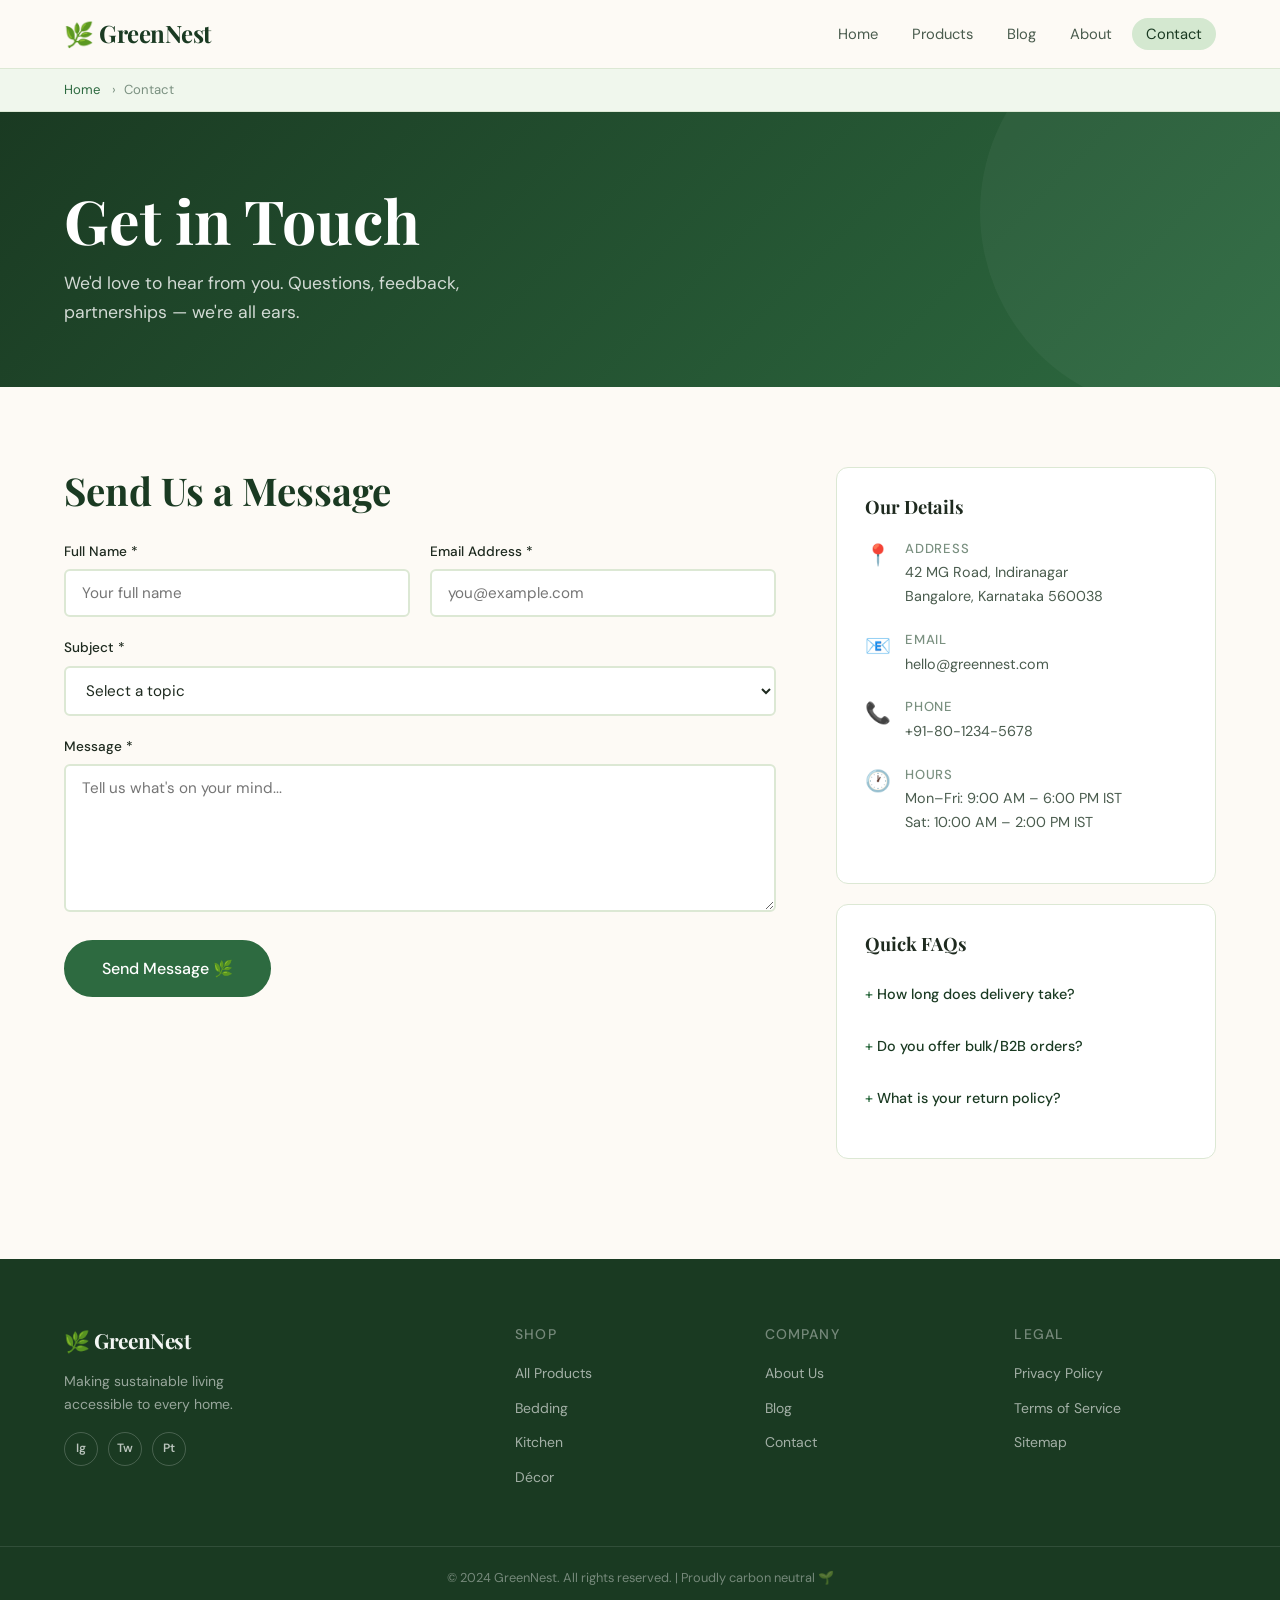
<file: contact.html>
<!DOCTYPE html>
<html lang="en">
<head>
  <meta charset="UTF-8" />
  <meta name="viewport" content="width=device-width, initial-scale=1.0" />
  <title>Contact Us | GreenNest</title>
  <meta name="description" content="Reach GreenNest for questions about orders, sustainability certifications, or partnerships. We're based in Bangalore, India." />
  <meta name="keywords" content="contact GreenNest, customer support, eco brand contact, green home store" />
  <meta name="robots" content="index, follow" />
  <link rel="canonical" href="https://rad-nougat-b30b2d.netlify.app/contact.html" />
  <!-- Open Graph -->
  <meta property="og:title" content="Contact GreenNest | Get in Touch" />
  <meta property="og:description" content="Contact GreenNest for inquiries about our sustainable home products, wholesale partnerships, or support." />
  <meta property="og:type" content="website" />
  <meta property="og:url" content="https://rad-nougat-b30b2d.netlify.app/contact.html" />
  <meta property="og:image" content="https://rad-nougat-b30b2d.netlify.app/assets/og-contact.jpg" />
  <script type="application/ld+json">
  {
    "@context": "https://schema.org",
    "@type": "ContactPage",
    "name": "Contact GreenNest",
    "url": "https://rad-nougat-b30b2d.netlify.app/contact.html",
    "mainEntity": {
      "@type": "Organization",
      "name": "GreenNest",
      "email": "hello@greennest.com",
      "telephone": "+91-80-1234-5678",
      "address": {
        "@type": "PostalAddress",
        "streetAddress": "42 MG Road, Indiranagar",
        "addressLocality": "Bangalore",
        "addressRegion": "Karnataka",
        "postalCode": "560038",
        "addressCountry": "IN"
      }
    }
  }
  </script>
  <link rel="preconnect" href="https://fonts.googleapis.com">
  <link href="https://fonts.googleapis.com/css2?family=Playfair+Display:wght@500;700&family=DM+Sans:wght@300;400;500&display=swap" rel="stylesheet">
  <link rel="stylesheet" href="style.css" />
  <!-- Google tag (gtag.js) -->
  <script async src="https://www.googletagmanager.com/gtag/js?id=G-ZN4SFN5Y8V"></script>
  <script>
    window.dataLayer = window.dataLayer || [];
    function gtag(){dataLayer.push(arguments);}
    gtag('js', new Date());

    gtag('config', 'G-ZN4SFN5Y8V');
  </script>

    <!-- Microsoft Clarity -->
    <script type="text/javascript">
        (function(c,l,a,r,i,t,y){
            c[a]=c[a]||function(){(c[a].q=c[a].q||[]).push(arguments)};
            t=l.createElement(r);t.async=1;t.src="https://www.clarity.ms/tag/"+i;
            y=l.getElementsByTagName(r)[0];y.parentNode.insertBefore(t,y);
        })(window, document, "clarity", "script", "wehl6d0r37");
    </script>
    <!-- Umami Analytics -->
    <script defer src="https://cloud.umami.is/script.js" data-website-id="e676b65c-5624-4ab4-9185-b92e0712a9df"></script>
</head>
<body>

  <header class="site-header" id="site-header">
    <div class="container header-inner">
      <a href="index.html" class="logo">🌿 GreenNest</a>
      <nav class="main-nav" aria-label="Main navigation">
        <ul>
          <li><a href="index.html">Home</a></li>
          <li><a href="products.html">Products</a></li>
          <li><a href="blog.html">Blog</a></li>
          <li><a href="about.html">About</a></li>
          <li><a href="contact.html" class="active">Contact</a></li>
        </ul>
      </nav>
      <button class="nav-toggle" aria-label="Toggle menu" aria-expanded="false">
        <span></span><span></span><span></span>
      </button>
    </div>
  </header>

  <nav class="breadcrumb" aria-label="Breadcrumb">
    <div class="container">
      <ol itemscope itemtype="https://schema.org/BreadcrumbList">
        <li itemprop="itemListElement" itemscope itemtype="https://schema.org/ListItem">
          <a href="index.html" itemprop="item"><span itemprop="name">Home</span></a>
          <meta itemprop="position" content="1" />
        </li>
        <li itemprop="itemListElement" itemscope itemtype="https://schema.org/ListItem">
          <span itemprop="name">Contact</span>
          <meta itemprop="position" content="2" />
        </li>
      </ol>
    </div>
  </nav>

  <section class="page-hero">
    <div class="container">
      <h1>Get in Touch</h1>
      <p>We'd love to hear from you. Questions, feedback, partnerships — we're all ears.</p>
    </div>
  </section>

  <main class="section" id="main-content">
    <div class="container contact-layout">

      <!-- Contact Form -->
      <div class="contact-form-wrap">
        <h2>Send Us a Message</h2>
        <form class="contact-form" action="#" method="post" aria-label="Contact form">
          <div class="form-row">
            <div class="form-group">
              <label for="name">Full Name *</label>
              <input type="text" id="name" name="name" placeholder="Your full name" required autocomplete="name" />
            </div>
            <div class="form-group">
              <label for="email">Email Address *</label>
              <input type="email" id="email" name="email" placeholder="you@example.com" required autocomplete="email" />
            </div>
          </div>
          <div class="form-group">
            <label for="subject">Subject *</label>
            <select id="subject" name="subject" required>
              <option value="">Select a topic</option>
              <option value="order">Order Inquiry</option>
              <option value="returns">Returns & Refunds</option>
              <option value="partnership">Partnership / B2B</option>
              <option value="sustainability">Sustainability Questions</option>
              <option value="other">Other</option>
            </select>
          </div>
          <div class="form-group">
            <label for="message">Message *</label>
            <textarea id="message" name="message" rows="6" placeholder="Tell us what's on your mind..." required></textarea>
          </div>
          <button type="submit" class="btn btn-primary btn-lg">Send Message 🌿</button>
        </form>
      </div>

      <!-- Contact Info -->
      <aside class="contact-info" aria-label="Contact information">
        <div class="contact-info-card">
          <h3>Our Details</h3>
          <div class="contact-detail">
            <span class="contact-icon">📍</span>
            <div>
              <strong>Address</strong>
              <p>42 MG Road, Indiranagar<br/>Bangalore, Karnataka 560038</p>
            </div>
          </div>
          <div class="contact-detail">
            <span class="contact-icon">📧</span>
            <div>
              <strong>Email</strong>
              <p><a href="mailto:hello@greennest.com">hello@greennest.com</a></p>
            </div>
          </div>
          <div class="contact-detail">
            <span class="contact-icon">📞</span>
            <div>
              <strong>Phone</strong>
              <p><a href="tel:+918012345678">+91-80-1234-5678</a></p>
            </div>
          </div>
          <div class="contact-detail">
            <span class="contact-icon">🕐</span>
            <div>
              <strong>Hours</strong>
              <p>Mon–Fri: 9:00 AM – 6:00 PM IST<br/>Sat: 10:00 AM – 2:00 PM IST</p>
            </div>
          </div>
        </div>

        <div class="contact-info-card faq-card">
          <h3>Quick FAQs</h3>
          <details>
            <summary>How long does delivery take?</summary>
            <p>Standard delivery takes 4–6 business days. Express (2-day) shipping available for most pincodes.</p>
          </details>
          <details>
            <summary>Do you offer bulk/B2B orders?</summary>
            <p>Yes! Contact us with your requirements and we'll send a custom quote within 48 hours.</p>
          </details>
          <details>
            <summary>What is your return policy?</summary>
            <p>30-day returns on all products, no questions asked. We'll arrange free pickup.</p>
          </details>
        </div>
      </aside>

    </div>
  </main>

  <footer class="site-footer" role="contentinfo">
    <div class="container footer-grid">
      <div class="footer-brand">
        <span class="logo">🌿 GreenNest</span>
        <p>Making sustainable living accessible to every home.</p>
        <div class="social-links">
          <a href="#" aria-label="Instagram">Ig</a>
          <a href="#" aria-label="Twitter">Tw</a>
          <a href="#" aria-label="Pinterest">Pt</a>
        </div>
      </div>
      <nav aria-label="Shop navigation">
        <h4>Shop</h4>
        <ul>
          <li><a href="products.html">All Products</a></li>
          <li><a href="products.html#bedding">Bedding</a></li>
          <li><a href="products.html#kitchen">Kitchen</a></li>
          <li><a href="products.html#decor">Décor</a></li>
        </ul>
      </nav>
      <nav aria-label="Company navigation">
        <h4>Company</h4>
        <ul>
          <li><a href="about.html">About Us</a></li>
          <li><a href="blog.html">Blog</a></li>
          <li><a href="contact.html">Contact</a></li>
        </ul>
      </nav>
      <nav aria-label="Legal navigation">
        <h4>Legal</h4>
        <ul>
          <li><a href="#">Privacy Policy</a></li>
          <li><a href="#">Terms of Service</a></li>
          <li><a href="sitemap.xml">Sitemap</a></li>
        </ul>
      </nav>
    </div>
    <div class="footer-bottom">
      <p>© 2024 GreenNest. All rights reserved. | Proudly carbon neutral 🌱</p>
    </div>
  </footer>

  <script src="main.js"></script>
</body>
</html>
</file>
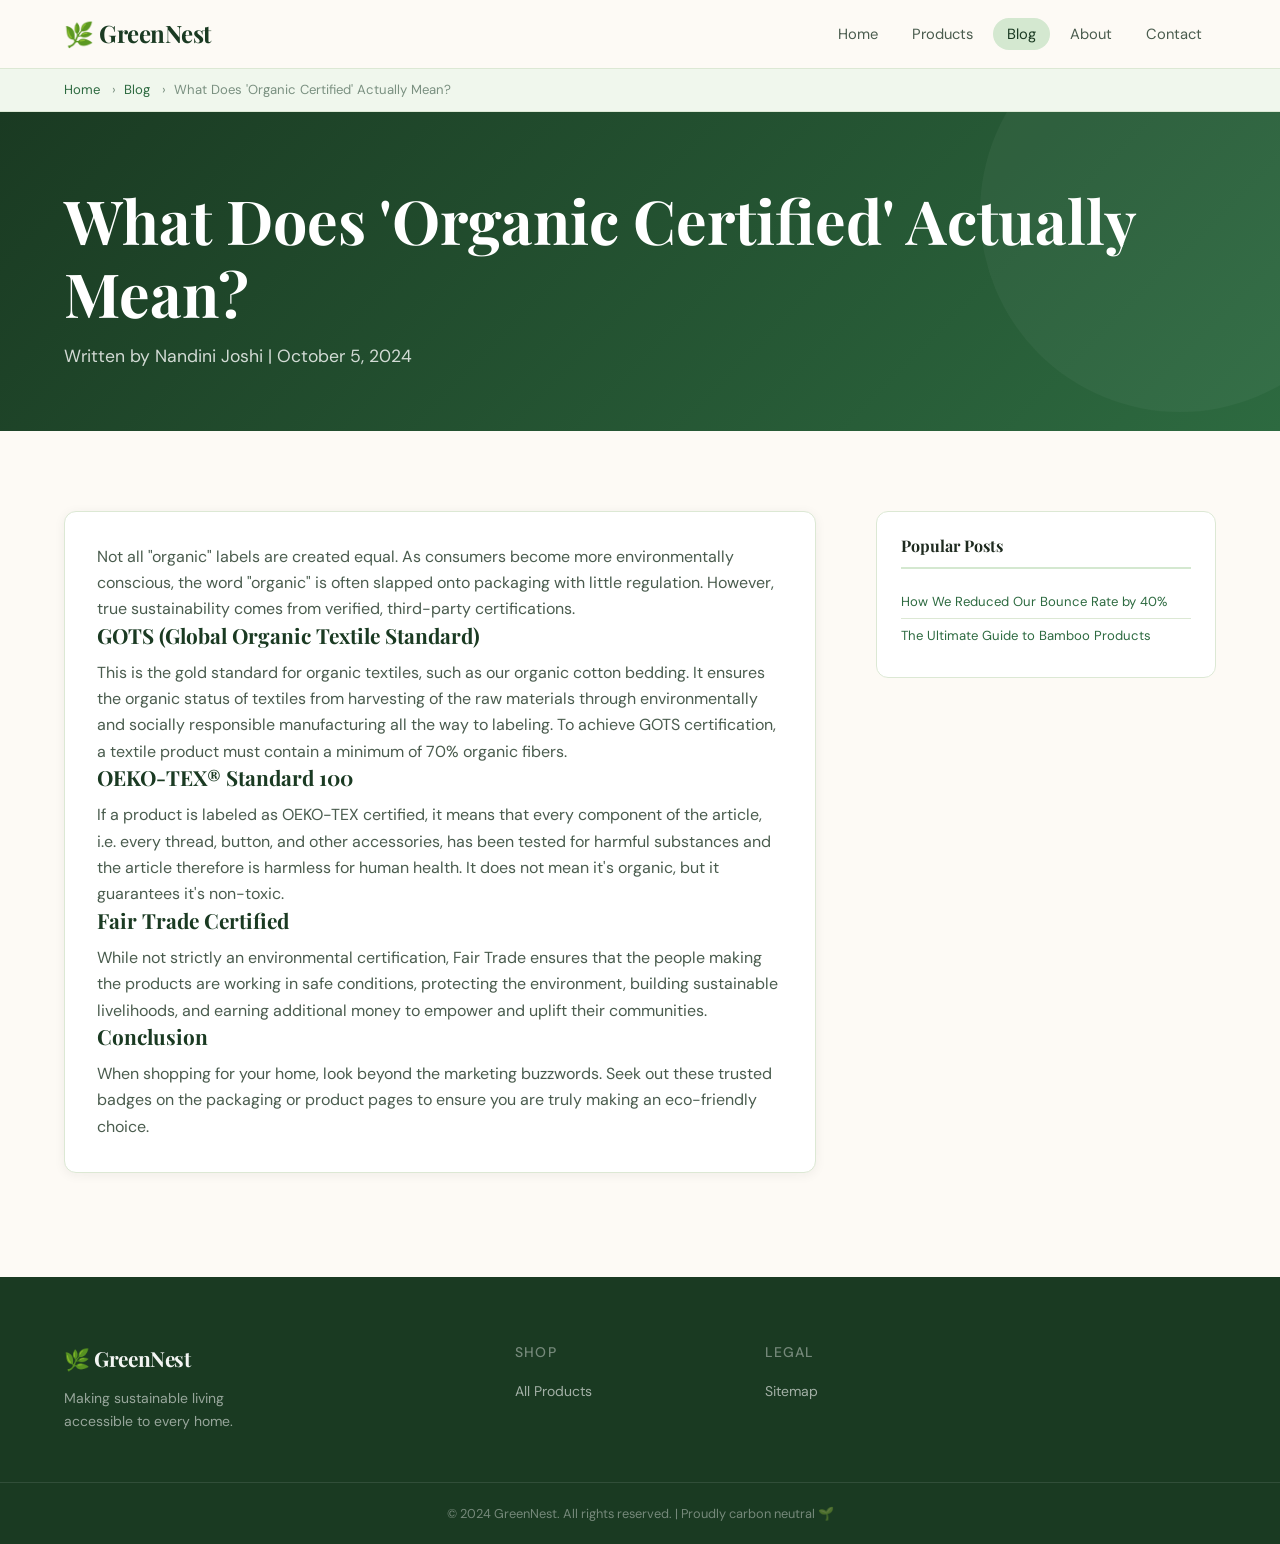
<file: organic-certified.html>
<!DOCTYPE html>
<html lang="en">
<head>
  <meta charset="UTF-8" />
  <meta name="viewport" content="width=device-width, initial-scale=1.0" />
  <title>What Does 'Organic Certified' Actually Mean? | GreenNest Blog</title>
  <meta name="description" content="Not all organic labels are created equal. We break down the difference between GOTS, OEKO-TEX, and Fair Trade certifications." />
  <meta name="keywords" content="organic certified, GOTS, OEKO-TEX, fair trade, sustainable certifications" />
  <meta name="robots" content="index, follow" />
  <link rel="canonical" href="https://rad-nougat-b30b2d.netlify.app/organic-certified.html" />
  <!-- Open Graph -->
  <meta property="og:title" content="What Does 'Organic Certified' Actually Mean?" />
  <meta property="og:description" content="Not all organic labels are created equal. We break down the difference between GOTS, OEKO-TEX, and Fair Trade." />
  <meta property="og:type" content="article" />
  <meta property="og:url" content="https://rad-nougat-b30b2d.netlify.app/organic-certified.html" />
  <meta property="og:image" content="https://rad-nougat-b30b2d.netlify.app/assets/og-blog-organic.jpg" />
  <script type="application/ld+json">
  {
    "@context": "https://schema.org",
    "@type": "BlogPosting",
    "headline": "What Does 'Organic Certified' Actually Mean?",
    "author": {
      "@type": "Person",
      "name": "Nandini Joshi"
    },
    "datePublished": "2024-10-05",
    "url": "https://rad-nougat-b30b2d.netlify.app/organic-certified.html"
  }
  </script>
  <link rel="preconnect" href="https://fonts.googleapis.com">
  <link href="https://fonts.googleapis.com/css2?family=Playfair+Display:wght@500;700&family=DM+Sans:wght@300;400;500&display=swap" rel="stylesheet">
  <link rel="stylesheet" href="style.css" />
  <!-- Google tag (gtag.js) -->
  <script async src="https://www.googletagmanager.com/gtag/js?id=G-ZN4SFN5Y8V"></script>
  <script>
    window.dataLayer = window.dataLayer || [];
    function gtag(){dataLayer.push(arguments);}
    gtag('js', new Date());

    gtag('config', 'G-ZN4SFN5Y8V');
  </script>
  <!-- Microsoft Clarity -->
  <script type="text/javascript">
      (function(c,l,a,r,i,t,y){
          c[a]=c[a]||function(){(c[a].q=c[a].q||[]).push(arguments)};
          t=l.createElement(r);t.async=1;t.src="https://www.clarity.ms/tag/"+i;
          y=l.getElementsByTagName(r)[0];y.parentNode.insertBefore(t,y);
      })(window, document, "clarity", "script", "wehl6d0r37");
  </script>
    <!-- Umami Analytics -->
    <script defer src="https://cloud.umami.is/script.js" data-website-id="e676b65c-5624-4ab4-9185-b92e0712a9df"></script>
</head>
<body>

  <header class="site-header" id="site-header">
    <div class="container header-inner">
      <a href="index.html" class="logo">🌿 GreenNest</a>
      <nav class="main-nav" aria-label="Main navigation">
        <ul>
          <li><a href="index.html">Home</a></li>
          <li><a href="products.html">Products</a></li>
          <li><a href="blog.html" class="active">Blog</a></li>
          <li><a href="about.html">About</a></li>
          <li><a href="contact.html">Contact</a></li>
        </ul>
      </nav>
      <button class="nav-toggle" aria-label="Toggle menu" aria-expanded="false">
        <span></span><span></span><span></span>
      </button>
    </div>
  </header>

  <nav class="breadcrumb" aria-label="Breadcrumb">
    <div class="container">
      <ol itemscope itemtype="https://schema.org/BreadcrumbList">
        <li itemprop="itemListElement" itemscope itemtype="https://schema.org/ListItem">
          <a href="index.html" itemprop="item"><span itemprop="name">Home</span></a>
          <meta itemprop="position" content="1" />
        </li>
        <li itemprop="itemListElement" itemscope itemtype="https://schema.org/ListItem">
          <a href="blog.html" itemprop="item"><span itemprop="name">Blog</span></a>
          <meta itemprop="position" content="2" />
        </li>
        <li itemprop="itemListElement" itemscope itemtype="https://schema.org/ListItem">
          <span itemprop="name">What Does 'Organic Certified' Actually Mean?</span>
          <meta itemprop="position" content="3" />
        </li>
      </ol>
    </div>
  </nav>

  <section class="page-hero">
    <div class="container">
      <h1>What Does 'Organic Certified' Actually Mean?</h1>
      <p>Written by Nandini Joshi | October 5, 2024</p>
    </div>
  </section>

  <main class="section" id="main-content">
    <div class="container blog-layout">
      <!-- Main Blog Content -->
      <article class="blog-post-full" itemscope itemtype="https://schema.org/BlogPosting">
        <p>Not all "organic" labels are created equal. As consumers become more environmentally conscious, the word "organic" is often slapped onto packaging with little regulation. However, true sustainability comes from verified, third-party certifications.</p>
        
        <h2>GOTS (Global Organic Textile Standard)</h2>
        <p>This is the gold standard for organic textiles, such as our organic cotton bedding. It ensures the organic status of textiles from harvesting of the raw materials through environmentally and socially responsible manufacturing all the way to labeling. To achieve GOTS certification, a textile product must contain a minimum of 70% organic fibers.</p>

        <h2>OEKO-TEX® Standard 100</h2>
        <p>If a product is labeled as OEKO-TEX certified, it means that every component of the article, i.e. every thread, button, and other accessories, has been tested for harmful substances and the article therefore is harmless for human health. It does not mean it's organic, but it guarantees it's non-toxic.</p>

        <h2>Fair Trade Certified</h2>
        <p>While not strictly an environmental certification, Fair Trade ensures that the people making the products are working in safe conditions, protecting the environment, building sustainable livelihoods, and earning additional money to empower and uplift their communities.</p>

        <h2>Conclusion</h2>
        <p>When shopping for your home, look beyond the marketing buzzwords. Seek out these trusted badges on the packaging or product pages to ensure you are truly making an eco-friendly choice.</p>
      </article>

      <!-- Sidebar -->
      <aside class="blog-sidebar" aria-label="Blog sidebar">
        <div class="sidebar-widget">
          <h3>Popular Posts</h3>
          <ul class="sidebar-list small">
            <li><a href="#">How We Reduced Our Bounce Rate by 40%</a></li>
            <li><a href="#">The Ultimate Guide to Bamboo Products</a></li>
          </ul>
        </div>
      </aside>
    </div>
  </main>

  <footer class="site-footer" role="contentinfo">
    <div class="container footer-grid">
      <div class="footer-brand">
        <span class="logo">🌿 GreenNest</span>
        <p>Making sustainable living accessible to every home.</p>
      </div>
      <nav aria-label="Shop navigation">
        <h4>Shop</h4>
        <ul>
          <li><a href="products.html">All Products</a></li>
        </ul>
      </nav>
      <nav aria-label="Legal navigation">
        <h4>Legal</h4>
        <ul>
          <li><a href="sitemap.xml">Sitemap</a></li>
        </ul>
      </nav>
    </div>
    <div class="footer-bottom">
      <p>© 2024 GreenNest. All rights reserved. | Proudly carbon neutral 🌱</p>
    </div>
  </footer>

  <script src="main.js"></script>
</body>
</html>
</file>
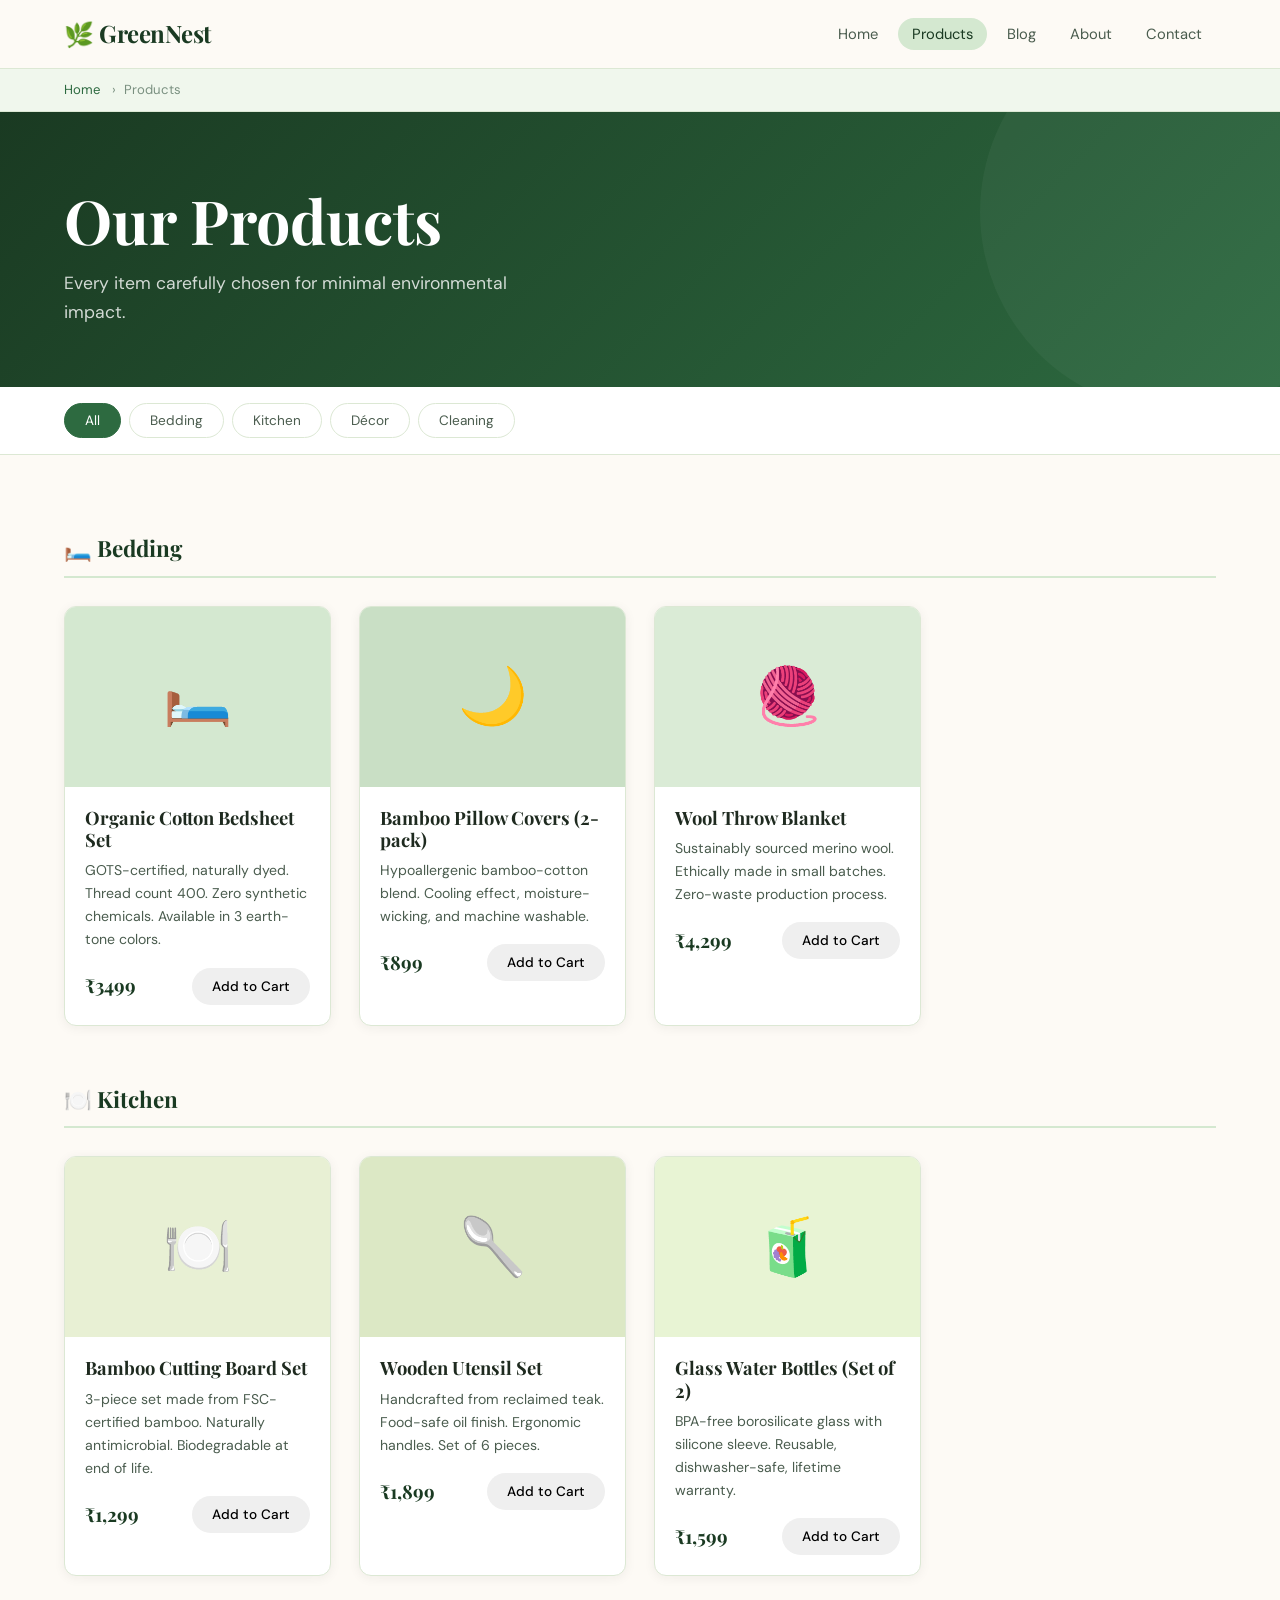
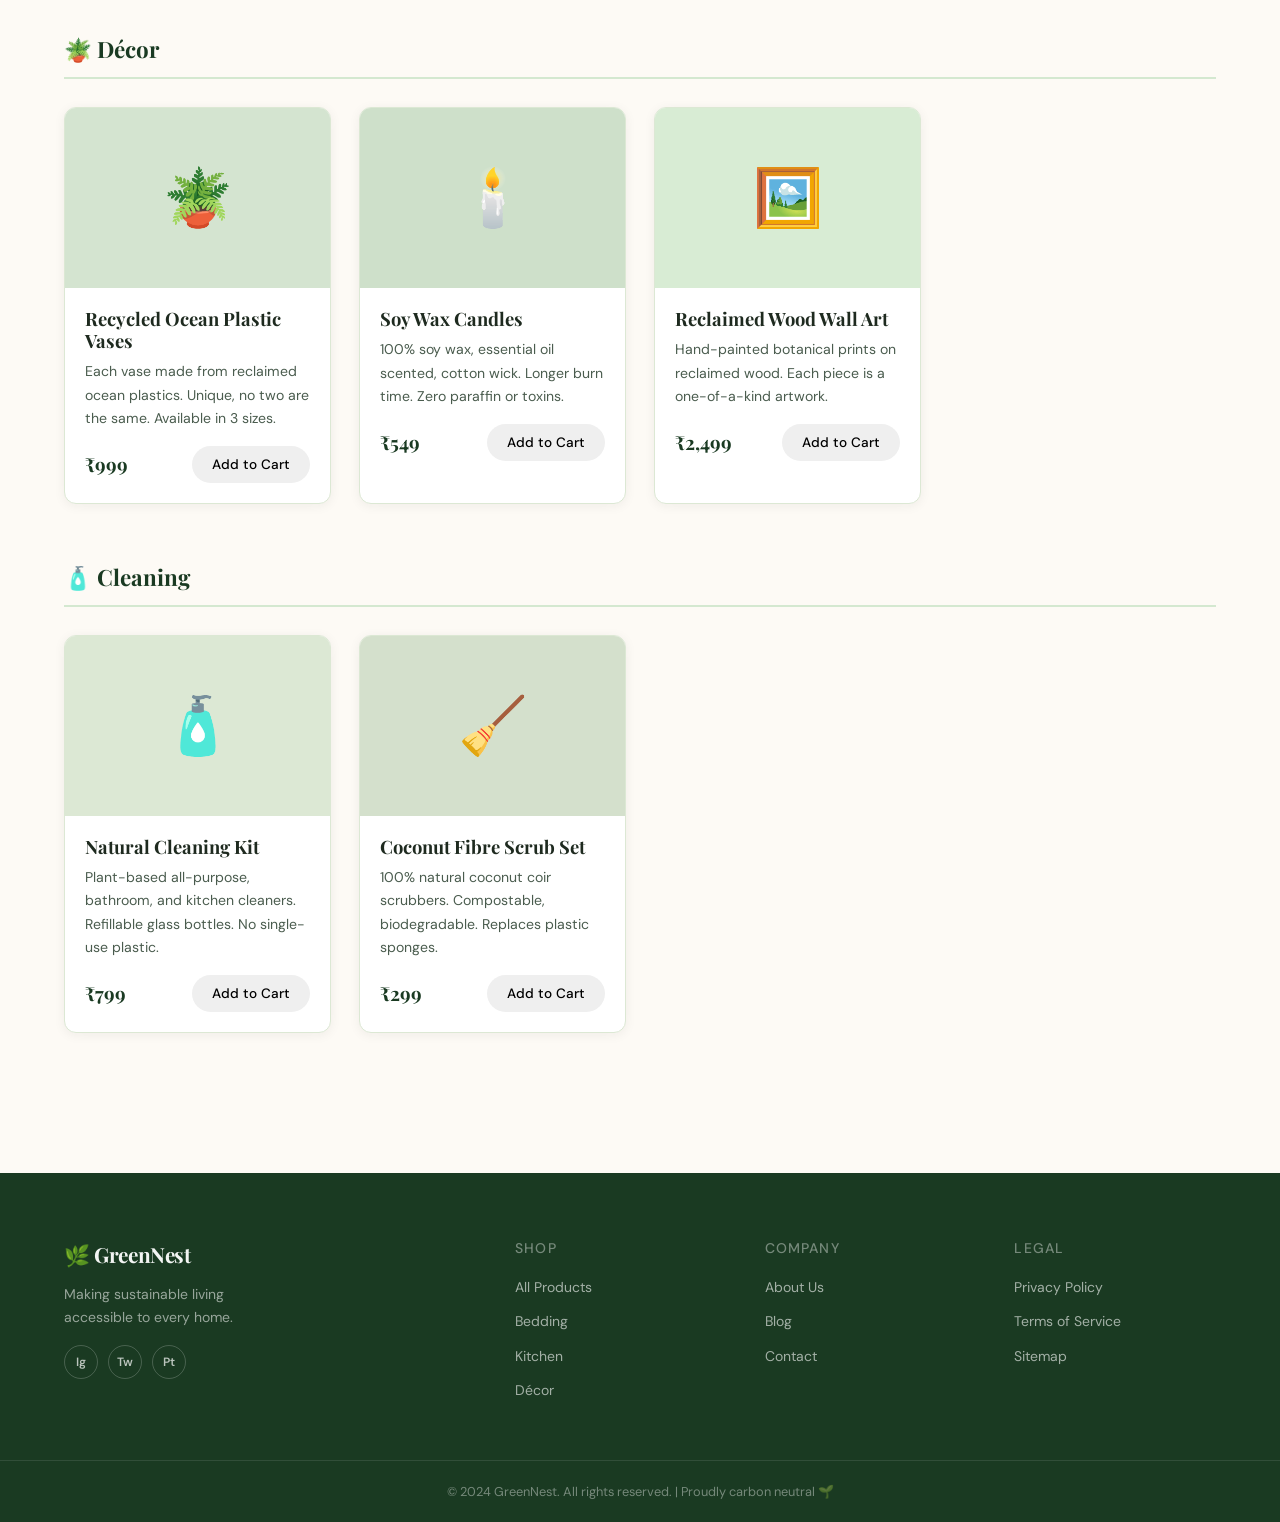
<file: products.html>
<!DOCTYPE html>
<html lang="en">
<head>
  <meta charset="UTF-8" />
  <meta name="viewport" content="width=device-width, initial-scale=1.0" />
  <title>Sustainable Products | GreenNest</title>
  <meta name="description" content="Browse GreenNest's full range of sustainable home products — organic bedding, bamboo kitchen sets, recycled décor, and eco-friendly cleaning supplies." />
  <meta name="keywords" content="sustainable products, eco-friendly home, organic bedding, bamboo kitchenware, green cleaning, recycled decor" />
  <meta name="robots" content="index, follow" />
  <link rel="canonical" href="https://rad-nougat-b30b2d.netlify.app/products.html" />
  <!-- Open Graph -->
  <meta property="og:title" content="GreenNest Products | Sustainable Home Goods" />
  <meta property="og:description" content="Shop our collection of sustainable, eco-friendly home products including organic bedding, bamboo kitchenware, and zero-waste cleaning." />
  <meta property="og:type" content="website" />
  <meta property="og:url" content="https://rad-nougat-b30b2d.netlify.app/products.html" />
  <meta property="og:image" content="https://rad-nougat-b30b2d.netlify.app/assets/og-products.jpg" />
  <script type="application/ld+json">
  {
    "@context": "https://schema.org",
    "@type": "CollectionPage",
    "name": "GreenNest Products",
    "description": "Sustainable and eco-friendly home products",
    "url": "https://rad-nougat-b30b2d.netlify.app/products.html"
  }
  </script>
  <link rel="preconnect" href="https://fonts.googleapis.com">
  <link href="https://fonts.googleapis.com/css2?family=Playfair+Display:wght@500;700&family=DM+Sans:wght@300;400;500&display=swap" rel="stylesheet">
  <link rel="stylesheet" href="style.css" />
  <!-- Google tag (gtag.js) -->
  <script async src="https://www.googletagmanager.com/gtag/js?id=G-ZN4SFN5Y8V"></script>
  <script>
    window.dataLayer = window.dataLayer || [];
    function gtag(){dataLayer.push(arguments);}
    gtag('js', new Date());

    gtag('config', 'G-ZN4SFN5Y8V');
  </script>

    <!-- Microsoft Clarity -->
    <script type="text/javascript">
        (function(c,l,a,r,i,t,y){
            c[a]=c[a]||function(){(c[a].q=c[a].q||[]).push(arguments)};
            t=l.createElement(r);t.async=1;t.src="https://www.clarity.ms/tag/"+i;
            y=l.getElementsByTagName(r)[0];y.parentNode.insertBefore(t,y);
        })(window, document, "clarity", "script", "wehl6d0r37");
    </script>
    <!-- Umami Analytics -->
    <script defer src="https://cloud.umami.is/script.js" data-website-id="e676b65c-5624-4ab4-9185-b92e0712a9df"></script>
</head>
<body>

  <header class="site-header" id="site-header">
    <div class="container header-inner">
      <a href="index.html" class="logo">🌿 GreenNest</a>
      <nav class="main-nav" aria-label="Main navigation">
        <ul>
          <li><a href="index.html">Home</a></li>
          <li><a href="products.html" class="active">Products</a></li>
          <li><a href="blog.html">Blog</a></li>
          <li><a href="about.html">About</a></li>
          <li><a href="contact.html">Contact</a></li>
        </ul>
      </nav>
      <button class="nav-toggle" aria-label="Toggle menu" aria-expanded="false">
        <span></span><span></span><span></span>
      </button>
    </div>
  </header>

  <!-- Breadcrumb (SEO) -->
  <nav class="breadcrumb" aria-label="Breadcrumb">
    <div class="container">
      <ol itemscope itemtype="https://schema.org/BreadcrumbList">
        <li itemprop="itemListElement" itemscope itemtype="https://schema.org/ListItem">
          <a href="index.html" itemprop="item"><span itemprop="name">Home</span></a>
          <meta itemprop="position" content="1" />
        </li>
        <li itemprop="itemListElement" itemscope itemtype="https://schema.org/ListItem">
          <span itemprop="name">Products</span>
          <meta itemprop="position" content="2" />
        </li>
      </ol>
    </div>
  </nav>

  <!-- Page Header -->
  <section class="page-hero">
    <div class="container">
      <h1>Our Products</h1>
      <p>Every item carefully chosen for minimal environmental impact.</p>
    </div>
  </section>

  <!-- Filter Bar -->
  <section class="filter-bar" aria-label="Product filters">
    <div class="container filter-inner">
      <button class="filter-btn active" data-filter="all">All</button>
      <button class="filter-btn" data-filter="bedding">Bedding</button>
      <button class="filter-btn" data-filter="kitchen">Kitchen</button>
      <button class="filter-btn" data-filter="decor">Décor</button>
      <button class="filter-btn" data-filter="cleaning">Cleaning</button>
    </div>
  </section>

  <!-- Products Catalogue -->
  <main class="section" id="main-content">
    <div class="container">

      <!-- BEDDING -->
      <section id="bedding" aria-labelledby="bedding-heading" class="product-category">
        <h2 id="bedding-heading" class="category-title">🛏️ Bedding</h2>
        <div class="products-grid">
          <article class="product-card" itemscope itemtype="https://schema.org/Product">
            <div class="product-img" style="background:#d4e8d0;"><span>🛏️</span></div>
            <div class="product-info">
              <h3 itemprop="name">Organic Cotton Bedsheet Set</h3>
              <p itemprop="description">GOTS-certified, naturally dyed. Thread count 400. Zero synthetic chemicals. Available in 3 earth-tone colors.</p>
              <div class="product-footer">
                <span class="price" itemprop="offers" itemscope itemtype="https://schema.org/Offer">
                  <span itemprop="priceCurrency" content="INR">₹</span><span itemprop="price">3499</span>
                </span>
                <button class="btn btn-sm">Add to Cart</button>
              </div>
            </div>
          </article>
          <article class="product-card" itemscope itemtype="https://schema.org/Product">
            <div class="product-img" style="background:#c9dfc5;"><span>🌙</span></div>
            <div class="product-info">
              <h3 itemprop="name">Bamboo Pillow Covers (2-pack)</h3>
              <p itemprop="description">Hypoallergenic bamboo-cotton blend. Cooling effect, moisture-wicking, and machine washable.</p>
              <div class="product-footer">
                <span class="price">₹899</span>
                <button class="btn btn-sm">Add to Cart</button>
              </div>
            </div>
          </article>
          <article class="product-card" itemscope itemtype="https://schema.org/Product">
            <div class="product-img" style="background:#daebd6;"><span>🧶</span></div>
            <div class="product-info">
              <h3 itemprop="name">Wool Throw Blanket</h3>
              <p itemprop="description">Sustainably sourced merino wool. Ethically made in small batches. Zero-waste production process.</p>
              <div class="product-footer">
                <span class="price">₹4,299</span>
                <button class="btn btn-sm">Add to Cart</button>
              </div>
            </div>
          </article>
        </div>
      </section>

      <!-- KITCHEN -->
      <section id="kitchen" aria-labelledby="kitchen-heading" class="product-category">
        <h2 id="kitchen-heading" class="category-title">🍽️ Kitchen</h2>
        <div class="products-grid">
          <article class="product-card" itemscope itemtype="https://schema.org/Product">
            <div class="product-img" style="background:#e8f0d4;"><span>🍽️</span></div>
            <div class="product-info">
              <h3 itemprop="name">Bamboo Cutting Board Set</h3>
              <p itemprop="description">3-piece set made from FSC-certified bamboo. Naturally antimicrobial. Biodegradable at end of life.</p>
              <div class="product-footer">
                <span class="price">₹1,299</span>
                <button class="btn btn-sm">Add to Cart</button>
              </div>
            </div>
          </article>
          <article class="product-card" itemscope itemtype="https://schema.org/Product">
            <div class="product-img" style="background:#dce8c5;"><span>🥄</span></div>
            <div class="product-info">
              <h3 itemprop="name">Wooden Utensil Set</h3>
              <p itemprop="description">Handcrafted from reclaimed teak. Food-safe oil finish. Ergonomic handles. Set of 6 pieces.</p>
              <div class="product-footer">
                <span class="price">₹1,899</span>
                <button class="btn btn-sm">Add to Cart</button>
              </div>
            </div>
          </article>
          <article class="product-card" itemscope itemtype="https://schema.org/Product">
            <div class="product-img" style="background:#e8f4d4;"><span>🧃</span></div>
            <div class="product-info">
              <h3 itemprop="name">Glass Water Bottles (Set of 2)</h3>
              <p itemprop="description">BPA-free borosilicate glass with silicone sleeve. Reusable, dishwasher-safe, lifetime warranty.</p>
              <div class="product-footer">
                <span class="price">₹1,599</span>
                <button class="btn btn-sm">Add to Cart</button>
              </div>
            </div>
          </article>
        </div>
      </section>

      <!-- DECOR -->
      <section id="decor" aria-labelledby="decor-heading" class="product-category">
        <h2 id="decor-heading" class="category-title">🪴 Décor</h2>
        <div class="products-grid">
          <article class="product-card" itemscope itemtype="https://schema.org/Product">
            <div class="product-img" style="background:#d4e4d0;"><span>🪴</span></div>
            <div class="product-info">
              <h3 itemprop="name">Recycled Ocean Plastic Vases</h3>
              <p itemprop="description">Each vase made from reclaimed ocean plastics. Unique, no two are the same. Available in 3 sizes.</p>
              <div class="product-footer">
                <span class="price">₹999</span>
                <button class="btn btn-sm">Add to Cart</button>
              </div>
            </div>
          </article>
          <article class="product-card" itemscope itemtype="https://schema.org/Product">
            <div class="product-img" style="background:#cee0ca;"><span>🕯️</span></div>
            <div class="product-info">
              <h3 itemprop="name">Soy Wax Candles</h3>
              <p itemprop="description">100% soy wax, essential oil scented, cotton wick. Longer burn time. Zero paraffin or toxins.</p>
              <div class="product-footer">
                <span class="price">₹549</span>
                <button class="btn btn-sm">Add to Cart</button>
              </div>
            </div>
          </article>
          <article class="product-card" itemscope itemtype="https://schema.org/Product">
            <div class="product-img" style="background:#d8ecd4;"><span>🖼️</span></div>
            <div class="product-info">
              <h3 itemprop="name">Reclaimed Wood Wall Art</h3>
              <p itemprop="description">Hand-painted botanical prints on reclaimed wood. Each piece is a one-of-a-kind artwork.</p>
              <div class="product-footer">
                <span class="price">₹2,499</span>
                <button class="btn btn-sm">Add to Cart</button>
              </div>
            </div>
          </article>
        </div>
      </section>

      <!-- CLEANING -->
      <section id="cleaning" aria-labelledby="cleaning-heading" class="product-category">
        <h2 id="cleaning-heading" class="category-title">🧴 Cleaning</h2>
        <div class="products-grid">
          <article class="product-card" itemscope itemtype="https://schema.org/Product">
            <div class="product-img" style="background:#dce8d4;"><span>🧴</span></div>
            <div class="product-info">
              <h3 itemprop="name">Natural Cleaning Kit</h3>
              <p itemprop="description">Plant-based all-purpose, bathroom, and kitchen cleaners. Refillable glass bottles. No single-use plastic.</p>
              <div class="product-footer">
                <span class="price">₹799</span>
                <button class="btn btn-sm">Add to Cart</button>
              </div>
            </div>
          </article>
          <article class="product-card" itemscope itemtype="https://schema.org/Product">
            <div class="product-img" style="background:#d4e0cc;"><span>🧹</span></div>
            <div class="product-info">
              <h3 itemprop="name">Coconut Fibre Scrub Set</h3>
              <p itemprop="description">100% natural coconut coir scrubbers. Compostable, biodegradable. Replaces plastic sponges.</p>
              <div class="product-footer">
                <span class="price">₹299</span>
                <button class="btn btn-sm">Add to Cart</button>
              </div>
            </div>
          </article>
        </div>
      </section>

    </div>
  </main>

  <!-- Footer -->
  <footer class="site-footer" role="contentinfo">
    <div class="container footer-grid">
      <div class="footer-brand">
        <span class="logo">🌿 GreenNest</span>
        <p>Making sustainable living accessible to every home.</p>
        <div class="social-links">
          <a href="#" aria-label="Instagram">Ig</a>
          <a href="#" aria-label="Twitter">Tw</a>
          <a href="#" aria-label="Pinterest">Pt</a>
        </div>
      </div>
      <nav aria-label="Shop navigation">
        <h4>Shop</h4>
        <ul>
          <li><a href="products.html">All Products</a></li>
          <li><a href="products.html#bedding">Bedding</a></li>
          <li><a href="products.html#kitchen">Kitchen</a></li>
          <li><a href="products.html#decor">Décor</a></li>
        </ul>
      </nav>
      <nav aria-label="Company navigation">
        <h4>Company</h4>
        <ul>
          <li><a href="about.html">About Us</a></li>
          <li><a href="blog.html">Blog</a></li>
          <li><a href="contact.html">Contact</a></li>
        </ul>
      </nav>
      <nav aria-label="Legal navigation">
        <h4>Legal</h4>
        <ul>
          <li><a href="#">Privacy Policy</a></li>
          <li><a href="#">Terms of Service</a></li>
          <li><a href="sitemap.xml">Sitemap</a></li>
        </ul>
      </nav>
    </div>
    <div class="footer-bottom">
      <p>© 2024 GreenNest. All rights reserved. | Proudly carbon neutral 🌱</p>
    </div>
  </footer>

  <script src="main.js"></script>
</body>
</html>
</file>
<file: style.css>
/* =========================================
   GREENNEST — STYLESHEET
   Aesthetic: Refined organic / editorial
   ========================================= */

/* --- RESET & ROOT --- */
*, *::before, *::after { box-sizing: border-box; margin: 0; padding: 0; }

:root {
  --green-deep:    #1a3a22;
  --green-mid:     #2d6a40;
  --green-light:   #4a9460;
  --green-pale:    #d4e8d0;
  --green-wash:    #f0f7ed;
  --sand:          #f7f3ec;
  --cream:         #fdfaf5;
  --bark:          #5a3e28;
  --text-dark:     #1e2a1f;
  --text-mid:      #4a5c4e;
  --text-light:    #7a9080;
  --white:         #ffffff;
  --border:        #dce8d4;
  --shadow-soft:   0 4px 24px rgba(30,42,31,0.08);
  --shadow-card:   0 2px 12px rgba(30,42,31,0.06);
  --radius:        12px;
  --radius-sm:     6px;
  --font-display:  'Playfair Display', Georgia, serif;
  --font-body:     'DM Sans', system-ui, sans-serif;
  --transition:    0.25s cubic-bezier(0.4,0,0.2,1);
}

html { scroll-behavior: smooth; font-size: 16px; }

body {
  font-family: var(--font-body);
  color: var(--text-dark);
  background: var(--cream);
  line-height: 1.65;
  -webkit-font-smoothing: antialiased;
}

/* --- SCREEN READER --- */
.sr-only {
  position: absolute; width: 1px; height: 1px;
  padding: 0; margin: -1px; overflow: hidden;
  clip: rect(0,0,0,0); white-space: nowrap; border: 0;
}

/* --- TYPOGRAPHY --- */
h1, h2, h3 { font-family: var(--font-display); line-height: 1.2; }
h1 { font-size: clamp(2.2rem, 5vw, 3.8rem); color: var(--green-deep); }
h2 { font-size: clamp(1.6rem, 3vw, 2.4rem); color: var(--green-deep); }
h3 { font-size: 1.15rem; color: var(--text-dark); }
h4 { font-size: 0.875rem; font-weight: 500; letter-spacing: 0.08em; text-transform: uppercase; color: var(--text-light); }
p  { color: var(--text-mid); font-size: 1rem; }
a  { color: var(--green-mid); text-decoration: none; }
a:hover { color: var(--green-deep); }

em { font-style: italic; color: var(--green-mid); }

/* --- CONTAINER --- */
.container {
  max-width: 1200px;
  margin: 0 auto;
  padding: 0 24px;
}

/* --- SECTIONS --- */
.section { padding: 80px 0; }
.section-inner { padding-top: 60px; }
.center-text { text-align: center; }

.section-header {
  text-align: center;
  margin-bottom: 52px;
}
.section-header p {
  font-size: 1.1rem;
  color: var(--text-light);
  margin-top: 8px;
}

/* --- BUTTONS --- */
.btn {
  display: inline-flex;
  align-items: center;
  justify-content: center;
  gap: 6px;
  padding: 12px 28px;
  border-radius: 40px;
  font-family: var(--font-body);
  font-size: 0.95rem;
  font-weight: 500;
  cursor: pointer;
  border: 2px solid transparent;
  transition: all var(--transition);
  text-decoration: none;
  white-space: nowrap;
}
.btn-primary {
  background: var(--green-mid);
  color: var(--white);
  border-color: var(--green-mid);
}
.btn-primary:hover {
  background: var(--green-deep);
  border-color: var(--green-deep);
  color: var(--white);
  transform: translateY(-1px);
  box-shadow: 0 6px 20px rgba(45,106,64,0.3);
}
.btn-ghost {
  background: transparent;
  color: var(--white);
  border-color: rgba(255,255,255,0.7);
}
.btn-ghost:hover {
  background: rgba(255,255,255,0.15);
  color: var(--white);
}
.btn-outline {
  background: transparent;
  color: var(--green-mid);
  border-color: var(--green-mid);
}
.btn-outline:hover {
  background: var(--green-mid);
  color: var(--white);
}
.btn-sm { padding: 8px 18px; font-size: 0.85rem; }
.btn-lg { padding: 16px 36px; font-size: 1rem; }
.btn-full { width: 100%; }

/* ========================
   HEADER
   ======================== */
.site-header {
  position: sticky;
  top: 0;
  z-index: 1000;
  background: rgba(253,250,245,0.95);
  backdrop-filter: blur(12px);
  border-bottom: 1px solid var(--border);
  transition: box-shadow var(--transition);
}
.site-header.scrolled { box-shadow: var(--shadow-soft); }

.header-inner {
  display: flex;
  align-items: center;
  justify-content: space-between;
  height: 68px;
  gap: 32px;
}

.logo {
  font-family: var(--font-display);
  font-size: 1.5rem;
  font-weight: 700;
  color: var(--green-deep);
  letter-spacing: -0.02em;
  display: flex;
  align-items: center;
  gap: 6px;
  text-decoration: none;
}
.logo-leaf { font-size: 1.2rem; }

.main-nav ul {
  display: flex;
  list-style: none;
  gap: 6px;
  align-items: center;
}
.main-nav a {
  font-size: 0.92rem;
  font-weight: 400;
  color: var(--text-mid);
  padding: 6px 14px;
  border-radius: 40px;
  transition: all var(--transition);
}
.main-nav a:hover,
.main-nav a.active {
  color: var(--green-deep);
  background: var(--green-pale);
}

.nav-toggle {
  display: none;
  flex-direction: column;
  gap: 5px;
  background: none;
  border: none;
  cursor: pointer;
  padding: 6px;
}
.nav-toggle span {
  display: block;
  width: 22px;
  height: 2px;
  background: var(--green-deep);
  border-radius: 2px;
  transition: all var(--transition);
}

/* ========================
   BREADCRUMB
   ======================== */
.breadcrumb {
  background: var(--green-wash);
  padding: 10px 0;
  border-bottom: 1px solid var(--border);
}
.breadcrumb ol {
  display: flex;
  list-style: none;
  gap: 8px;
  font-size: 0.82rem;
  color: var(--text-light);
}
.breadcrumb li::after { content: '›'; margin-left: 8px; }
.breadcrumb li:last-child::after { content: ''; }
.breadcrumb a { color: var(--green-mid); }

/* ========================
   PAGE HERO (inner pages)
   ======================== */
.page-hero {
  background: linear-gradient(135deg, var(--green-deep) 0%, var(--green-mid) 100%);
  color: var(--white);
  padding: 72px 0 60px;
  position: relative;
  overflow: hidden;
}
.page-hero::before {
  content: '';
  position: absolute;
  right: -100px;
  top: -100px;
  width: 400px;
  height: 400px;
  border-radius: 50%;
  background: rgba(255,255,255,0.04);
}
.page-hero h1 { color: var(--white); margin-bottom: 12px; }
.page-hero p { color: rgba(255,255,255,0.8); font-size: 1.1rem; max-width: 500px; }

/* ========================
   HERO (homepage)
   ======================== */
.hero {
  position: relative;
  min-height: 88vh;
  display: flex;
  align-items: center;
  overflow: hidden;
}
.hero-bg {
  position: absolute;
  inset: 0;
  background:
    linear-gradient(145deg, var(--green-deep) 0%, #1e4d2b 40%, #2d6a40 100%);
  z-index: 0;
}
.hero-bg::before {
  content: '';
  position: absolute;
  inset: 0;
  background-image: radial-gradient(ellipse at 70% 50%, rgba(74,148,96,0.25) 0%, transparent 60%);
}
.hero-bg::after {
  content: '';
  position: absolute;
  bottom: 0;
  left: 0;
  right: 0;
  height: 120px;
  background: linear-gradient(to top, var(--cream), transparent);
}
.hero-content {
  position: relative;
  z-index: 1;
  padding: 80px 0;
  max-width: 620px;
}
.hero-eyebrow {
  display: inline-block;
  background: rgba(255,255,255,0.12);
  color: rgba(255,255,255,0.9);
  font-size: 0.78rem;
  font-weight: 500;
  letter-spacing: 0.12em;
  text-transform: uppercase;
  padding: 6px 16px;
  border-radius: 40px;
  border: 1px solid rgba(255,255,255,0.2);
  margin-bottom: 24px;
}
.hero h1 {
  color: var(--white);
  font-size: clamp(3rem, 6vw, 5.5rem);
  line-height: 1.05;
  margin-bottom: 20px;
}
.hero h1 em { color: #9fd8b0; font-style: italic; }
.hero-sub {
  color: rgba(255,255,255,0.75);
  font-size: clamp(1rem, 2vw, 1.2rem);
  max-width: 480px;
  margin-bottom: 36px;
  line-height: 1.6;
}
.hero-cta { display: flex; gap: 14px; flex-wrap: wrap; }
.hero-scroll-hint {
  position: absolute;
  bottom: 32px;
  left: 50%;
  transform: translateX(-50%);
  color: rgba(255,255,255,0.4);
  font-size: 1.4rem;
  animation: bounce 2s infinite;
  z-index: 1;
}
@keyframes bounce {
  0%, 100% { transform: translateX(-50%) translateY(0); }
  50% { transform: translateX(-50%) translateY(8px); }
}

/* ========================
   TRUST BAR
   ======================== */
.trust-bar {
  background: var(--green-wash);
  border-bottom: 1px solid var(--border);
  padding: 24px 0;
}
.trust-inner {
  display: flex;
  justify-content: space-around;
  align-items: center;
  flex-wrap: wrap;
  gap: 20px;
}
.trust-item {
  display: flex;
  align-items: center;
  gap: 10px;
}
.trust-item span { font-size: 1.4rem; }
.trust-item p { font-size: 0.875rem; font-weight: 500; color: var(--green-deep); margin: 0; }

/* ========================
   PRODUCT CARDS
   ======================== */
.products-grid {
  display: grid;
  grid-template-columns: repeat(auto-fill, minmax(260px, 1fr));
  gap: 28px;
}
.product-card {
  background: var(--white);
  border-radius: var(--radius);
  overflow: hidden;
  box-shadow: var(--shadow-card);
  border: 1px solid var(--border);
  transition: transform var(--transition), box-shadow var(--transition);
}
.product-card:hover {
  transform: translateY(-4px);
  box-shadow: var(--shadow-soft);
}
.product-img {
  height: 180px;
  display: flex;
  align-items: center;
  justify-content: center;
  font-size: 3.5rem;
}
.product-info { padding: 20px; }
.product-info h3 { margin-bottom: 8px; }
.product-info p { font-size: 0.88rem; margin-bottom: 16px; }
.product-footer {
  display: flex;
  align-items: center;
  justify-content: space-between;
}
.price {
  font-family: var(--font-display);
  font-size: 1.2rem;
  font-weight: 700;
  color: var(--green-deep);
}
.center-link {
  text-align: center;
  margin-top: 48px;
}

/* ========================
   ABOUT STRIP
   ======================== */
.about-strip {
  background: var(--green-deep);
  color: var(--white);
}
.about-strip-inner {
  display: grid;
  grid-template-columns: 1fr 1fr;
  gap: 80px;
  align-items: center;
}
.about-strip-text h2 { color: var(--white); margin-bottom: 16px; }
.about-strip-text p { color: rgba(255,255,255,0.75); margin-bottom: 24px; }
.eyebrow-tag {
  display: inline-block;
  font-size: 0.75rem;
  font-weight: 500;
  letter-spacing: 0.1em;
  text-transform: uppercase;
  color: #9fd8b0;
  margin-bottom: 12px;
}
.about-strip-visual {
  display: flex;
  justify-content: center;
  align-items: center;
  position: relative;
  height: 200px;
}
.about-circle {
  position: absolute;
  display: flex;
  align-items: center;
  justify-content: center;
  border-radius: 50%;
  font-size: 2rem;
  background: rgba(255,255,255,0.1);
  border: 2px solid rgba(255,255,255,0.15);
  animation: float 4s ease-in-out infinite;
}
.circle-1 { width: 120px; height: 120px; top: 10px; left: 40px; animation-delay: 0s; }
.circle-2 { width: 90px; height: 90px; bottom: 10px; right: 50px; animation-delay: 1.3s; }
.circle-3 { width: 70px; height: 70px; top: 40px; right: 30px; animation-delay: 2.6s; }
@keyframes float {
  0%, 100% { transform: translateY(0); }
  50% { transform: translateY(-10px); }
}

/* ========================
   BLOG
   ======================== */
.blog-grid {
  display: grid;
  grid-template-columns: repeat(auto-fill, minmax(280px, 1fr));
  gap: 28px;
}
.blog-card {
  background: var(--white);
  border-radius: var(--radius);
  padding: 28px;
  border: 1px solid var(--border);
  box-shadow: var(--shadow-card);
  transition: transform var(--transition);
}
.blog-card:hover { transform: translateY(-3px); }
.blog-tag {
  display: inline-block;
  font-size: 0.72rem;
  font-weight: 500;
  letter-spacing: 0.08em;
  text-transform: uppercase;
  background: var(--green-pale);
  color: var(--green-deep);
  padding: 4px 10px;
  border-radius: 40px;
  margin-bottom: 12px;
}
.blog-card h3 { font-size: 1rem; margin-bottom: 10px; }
.blog-card h3 a { color: var(--text-dark); }
.blog-card h3 a:hover { color: var(--green-mid); }
.blog-card p { font-size: 0.875rem; }
.read-more {
  display: inline-block;
  margin-top: 16px;
  font-size: 0.85rem;
  font-weight: 500;
  color: var(--green-mid);
}
.read-more:hover { color: var(--green-deep); }

/* Blog layout (blog.html) */
.blog-layout {
  display: grid;
  grid-template-columns: 1fr 340px;
  gap: 60px;
  align-items: start;
}
.blog-post-full {
  background: var(--white);
  border-radius: var(--radius);
  padding: 32px;
  border: 1px solid var(--border);
  margin-bottom: 24px;
  box-shadow: var(--shadow-card);
}
.blog-post-meta {
  display: flex;
  gap: 14px;
  align-items: center;
  margin-bottom: 14px;
}
.blog-post-meta time { font-size: 0.8rem; color: var(--text-light); }
.blog-post-full h2 { font-size: 1.3rem; margin-bottom: 12px; }
.blog-post-full h2 a { color: var(--green-deep); }
.blog-post-full h2 a:hover { color: var(--green-mid); }
.blog-post-topics {
  display: flex;
  flex-wrap: wrap;
  gap: 8px;
  margin: 16px 0;
}
.blog-post-topics span {
  font-size: 0.75rem;
  background: var(--green-wash);
  color: var(--green-mid);
  padding: 4px 10px;
  border-radius: 20px;
}

/* Sidebar */
.blog-sidebar { position: sticky; top: 90px; }
.sidebar-widget {
  background: var(--white);
  border: 1px solid var(--border);
  border-radius: var(--radius);
  padding: 24px;
  margin-bottom: 24px;
}
.sidebar-widget h3 {
  font-size: 1rem;
  margin-bottom: 16px;
  padding-bottom: 12px;
  border-bottom: 2px solid var(--green-pale);
}
.sidebar-list { list-style: none; }
.sidebar-list li { padding: 6px 0; border-bottom: 1px solid var(--border); font-size: 0.875rem; }
.sidebar-list li:last-child { border: none; }
.sidebar-list.small li { font-size: 0.82rem; }
.sidebar-cta { background: var(--green-deep); }
.sidebar-cta h3, .sidebar-cta p { color: rgba(255,255,255,0.9); }
.sidebar-cta h3 { border-bottom-color: rgba(255,255,255,0.2); }
.sidebar-cta input {
  width: 100%;
  padding: 10px 14px;
  border: 1px solid rgba(255,255,255,0.2);
  border-radius: var(--radius-sm);
  background: rgba(255,255,255,0.1);
  color: var(--white);
  font-family: var(--font-body);
  margin-bottom: 10px;
  font-size: 0.875rem;
}
.sidebar-cta input::placeholder { color: rgba(255,255,255,0.5); }

/* ========================
   NEWSLETTER
   ======================== */
.newsletter-section {
  background: var(--green-wash);
  border-top: 1px solid var(--border);
  border-bottom: 1px solid var(--border);
}
.newsletter-inner {
  text-align: center;
  max-width: 560px;
  margin: 0 auto;
}
.newsletter-inner h2 { margin-bottom: 10px; }
.newsletter-inner p { margin-bottom: 28px; }
.newsletter-form {
  display: flex;
  gap: 12px;
  justify-content: center;
  flex-wrap: wrap;
}
.newsletter-form input {
  padding: 12px 20px;
  border: 2px solid var(--border);
  border-radius: 40px;
  font-family: var(--font-body);
  font-size: 0.95rem;
  background: var(--white);
  color: var(--text-dark);
  flex: 1;
  min-width: 240px;
  transition: border-color var(--transition);
}
.newsletter-form input:focus {
  outline: none;
  border-color: var(--green-mid);
}
.form-note { font-size: 0.78rem; color: var(--text-light); margin-top: 12px; }

/* ========================
   ABOUT PAGE
   ======================== */
.about-2col {
  display: grid;
  grid-template-columns: 1fr 1fr;
  gap: 64px;
  align-items: start;
}
.about-2col h2 { margin-bottom: 20px; }
.about-2col p { margin-bottom: 16px; }
.about-stats {
  display: grid;
  grid-template-columns: 1fr 1fr;
  gap: 16px;
}
.stat-card {
  background: var(--green-wash);
  border: 1px solid var(--border);
  border-radius: var(--radius);
  padding: 24px 20px;
  text-align: center;
}
.stat-num {
  display: block;
  font-family: var(--font-display);
  font-size: 2rem;
  font-weight: 700;
  color: var(--green-mid);
}
.stat-label { font-size: 0.8rem; color: var(--text-light); font-weight: 500; }

.values-grid {
  display: grid;
  grid-template-columns: repeat(auto-fill, minmax(220px, 1fr));
  gap: 24px;
  margin-top: 40px;
}
.value-card {
  background: var(--white);
  border: 1px solid var(--border);
  border-radius: var(--radius);
  padding: 28px 24px;
  text-align: center;
  transition: transform var(--transition);
}
.value-card:hover { transform: translateY(-4px); }
.value-icon { font-size: 2.2rem; margin-bottom: 14px; }
.value-card h3 { margin-bottom: 8px; }
.value-card p { font-size: 0.875rem; }

.team-grid {
  display: grid;
  grid-template-columns: repeat(auto-fill, minmax(220px, 1fr));
  gap: 24px;
  margin-top: 40px;
}
.team-card {
  background: var(--white);
  border: 1px solid var(--border);
  border-radius: var(--radius);
  padding: 28px 24px;
  text-align: center;
}
.team-avatar {
  width: 72px;
  height: 72px;
  border-radius: 50%;
  display: flex;
  align-items: center;
  justify-content: center;
  font-family: var(--font-display);
  font-size: 1.8rem;
  font-weight: 700;
  color: var(--green-deep);
  margin: 0 auto 16px;
}
.team-role { font-size: 0.78rem; font-weight: 500; color: var(--green-mid); text-transform: uppercase; letter-spacing: 0.06em; margin-bottom: 10px; }

.certs-grid {
  display: grid;
  grid-template-columns: repeat(auto-fill, minmax(160px, 1fr));
  gap: 20px;
  margin-top: 40px;
}
.cert-badge {
  background: var(--green-wash);
  border: 1px solid var(--border);
  border-radius: var(--radius);
  padding: 24px 20px;
  text-align: center;
}
.cert-badge span { font-size: 2rem; display: block; margin-bottom: 10px; }
.cert-badge strong { display: block; font-size: 0.9rem; color: var(--green-deep); margin-bottom: 4px; }
.cert-badge p { font-size: 0.75rem; color: var(--text-light); }

/* ========================
   CONTACT PAGE
   ======================== */
.contact-layout {
  display: grid;
  grid-template-columns: 1fr 380px;
  gap: 60px;
  align-items: start;
}
.contact-form-wrap h2 { margin-bottom: 28px; }
.form-row { display: grid; grid-template-columns: 1fr 1fr; gap: 20px; }
.form-group { margin-bottom: 20px; }
.form-group label {
  display: block;
  font-size: 0.85rem;
  font-weight: 500;
  color: var(--text-dark);
  margin-bottom: 6px;
}
.form-group input,
.form-group select,
.form-group textarea {
  width: 100%;
  padding: 12px 16px;
  border: 2px solid var(--border);
  border-radius: var(--radius-sm);
  font-family: var(--font-body);
  font-size: 0.95rem;
  background: var(--white);
  color: var(--text-dark);
  transition: border-color var(--transition);
}
.form-group input:focus,
.form-group select:focus,
.form-group textarea:focus {
  outline: none;
  border-color: var(--green-mid);
}
.form-group textarea { resize: vertical; }

.contact-info-card {
  background: var(--white);
  border: 1px solid var(--border);
  border-radius: var(--radius);
  padding: 28px;
  margin-bottom: 20px;
}
.contact-info-card h3 { margin-bottom: 20px; }
.contact-detail {
  display: flex;
  gap: 14px;
  align-items: flex-start;
  margin-bottom: 20px;
}
.contact-icon { font-size: 1.3rem; flex-shrink: 0; }
.contact-detail strong { display: block; font-size: 0.82rem; font-weight: 500; color: var(--text-light); text-transform: uppercase; letter-spacing: 0.06em; margin-bottom: 2px; }
.contact-detail p, .contact-detail a { font-size: 0.9rem; color: var(--text-mid); }

details { margin-bottom: 12px; }
summary {
  cursor: pointer;
  font-size: 0.9rem;
  font-weight: 500;
  color: var(--green-deep);
  padding: 8px 0;
  list-style: none;
}
summary::-webkit-details-marker { display: none; }
summary::before { content: '+ '; color: var(--green-mid); }
details[open] summary::before { content: '− '; }
details p { font-size: 0.85rem; padding: 8px 0 4px 16px; color: var(--text-mid); }

/* ========================
   PRODUCTS PAGE
   ======================== */
.filter-bar {
  background: var(--white);
  border-bottom: 1px solid var(--border);
  padding: 16px 0;
  position: sticky;
  top: 68px;
  z-index: 100;
}
.filter-inner { display: flex; gap: 8px; flex-wrap: wrap; }
.filter-btn {
  padding: 8px 20px;
  border: 1px solid var(--border);
  border-radius: 40px;
  background: var(--white);
  color: var(--text-mid);
  font-family: var(--font-body);
  font-size: 0.85rem;
  cursor: pointer;
  transition: all var(--transition);
}
.filter-btn:hover { border-color: var(--green-mid); color: var(--green-mid); }
.filter-btn.active { background: var(--green-mid); color: var(--white); border-color: var(--green-mid); }

.product-category { margin-bottom: 60px; }
.category-title {
  font-size: 1.4rem;
  margin-bottom: 28px;
  padding-bottom: 14px;
  border-bottom: 2px solid var(--green-pale);
  color: var(--green-deep);
}

/* ========================
   FOOTER
   ======================== */
.site-footer {
  background: var(--green-deep);
  color: rgba(255,255,255,0.75);
  padding-top: 64px;
}
.footer-grid {
  display: grid;
  grid-template-columns: 2fr 1fr 1fr 1fr;
  gap: 48px;
  padding-bottom: 48px;
}
.footer-brand .logo { color: rgba(255,255,255,0.95); font-size: 1.3rem; margin-bottom: 12px; display: block; }
.footer-brand p { font-size: 0.875rem; color: rgba(255,255,255,0.55); max-width: 220px; }
.social-links { display: flex; gap: 10px; margin-top: 16px; }
.social-links a {
  width: 34px; height: 34px;
  display: flex; align-items: center; justify-content: center;
  border-radius: 50%;
  border: 1px solid rgba(255,255,255,0.2);
  color: rgba(255,255,255,0.7);
  font-size: 0.75rem;
  font-weight: 600;
  transition: all var(--transition);
}
.social-links a:hover { background: rgba(255,255,255,0.1); color: var(--white); }

.site-footer nav h4 { color: rgba(255,255,255,0.4); margin-bottom: 14px; }
.site-footer nav ul { list-style: none; }
.site-footer nav ul li { margin-bottom: 8px; }
.site-footer nav ul li a { font-size: 0.875rem; color: rgba(255,255,255,0.6); transition: color var(--transition); }
.site-footer nav ul li a:hover { color: var(--white); }

.footer-bottom {
  border-top: 1px solid rgba(255,255,255,0.1);
  padding: 20px 0;
  text-align: center;
}
.footer-bottom p { font-size: 0.8rem; color: rgba(255,255,255,0.4); }

/* ========================
   RESPONSIVE
   ======================== */
@media (max-width: 900px) {
  .blog-layout,
  .about-strip-inner,
  .about-2col,
  .contact-layout { grid-template-columns: 1fr; gap: 40px; }
  .footer-grid { grid-template-columns: 1fr 1fr; }
  .about-strip-visual { display: none; }
  .blog-sidebar { position: static; }
}

@media (max-width: 768px) {
  .main-nav { display: none; }
  .main-nav.open {
    display: block;
    position: absolute;
    top: 68px;
    left: 0;
    right: 0;
    background: var(--cream);
    border-bottom: 1px solid var(--border);
    padding: 16px 24px;
    box-shadow: var(--shadow-soft);
  }
  .main-nav.open ul { flex-direction: column; gap: 4px; }
  .nav-toggle { display: flex; }
  .footer-grid { grid-template-columns: 1fr; gap: 32px; }
  .form-row { grid-template-columns: 1fr; }
  .hero { min-height: 70vh; }
  .trust-inner { gap: 12px; }
  .products-grid { grid-template-columns: repeat(auto-fill, minmax(200px, 1fr)); }
  .hero-cta { flex-direction: column; }
  .hero-cta .btn { text-align: center; justify-content: center; }
}

@media (max-width: 480px) {
  .section { padding: 52px 0; }
  h1 { font-size: 2.2rem; }
  .certs-grid { grid-template-columns: repeat(2, 1fr); }
  .values-grid, .team-grid { grid-template-columns: 1fr; }
}

/* ========================
   ANIMATIONS (page load)
   ======================== */
@keyframes fadeUp {
  from { opacity: 0; transform: translateY(20px); }
  to   { opacity: 1; transform: translateY(0); }
}
.hero-content > * { animation: fadeUp 0.7s ease both; }
.hero-content > *:nth-child(1) { animation-delay: 0.1s; }
.hero-content > *:nth-child(2) { animation-delay: 0.25s; }
.hero-content > *:nth-child(3) { animation-delay: 0.4s; }
.hero-content > *:nth-child(4) { animation-delay: 0.55s; }
</file>
